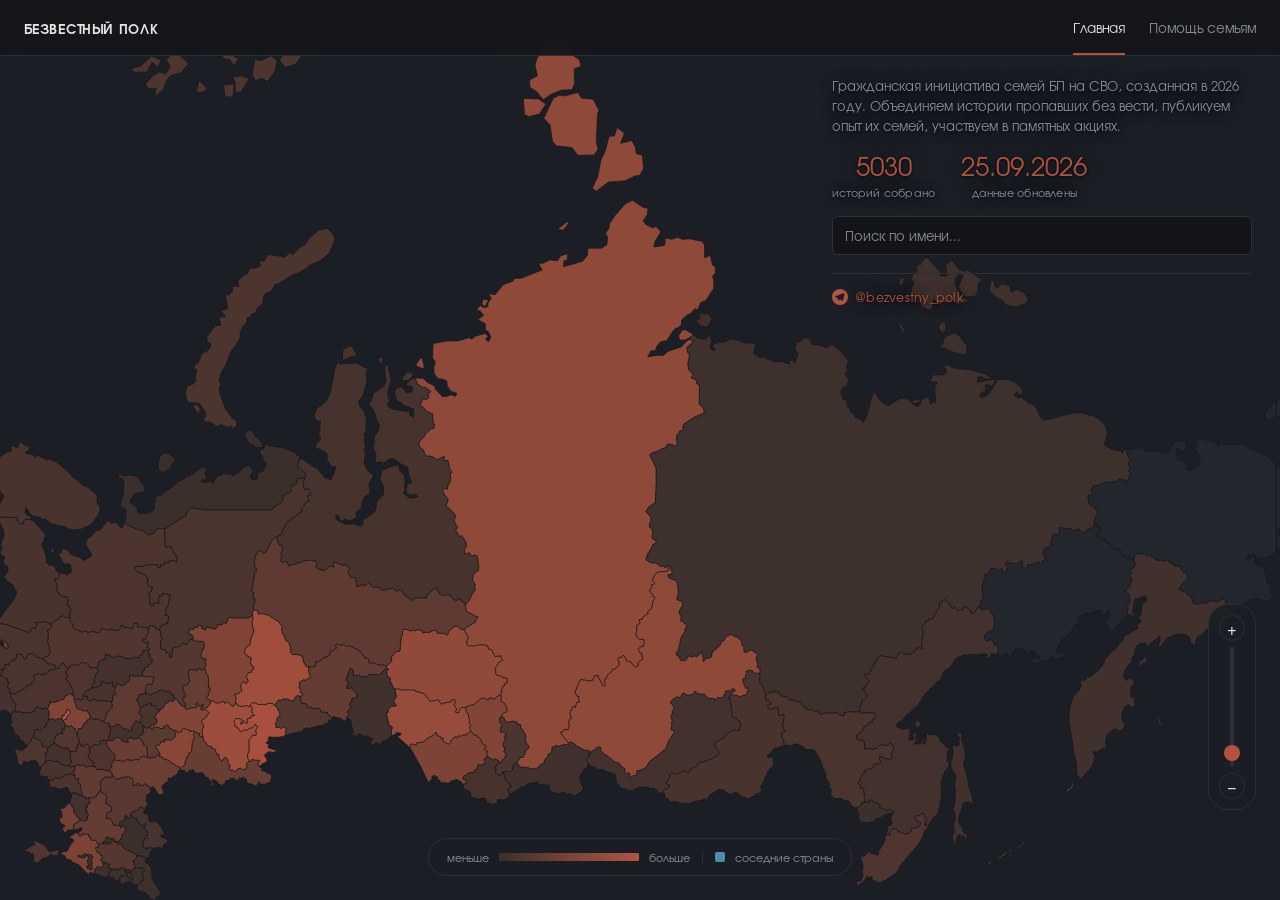
<file: index.html>
<!DOCTYPE html>
<html lang="ru">
<head>
<meta charset="UTF-8">
<meta name="viewport" content="width=device-width, initial-scale=1.0">
<title>Безвестный полк — карта пропавших без вести</title>
<script src="lib/d3.min.js"></script>
<script data-goatcounter="https://bezvestny.goatcounter.com/count" async src="//gc.zgo.at/count.js"></script>
<style>
  @font-face {
    font-family: 'TG Adventor';
    src: url('fonts/texgyreadventor-regular-webfont.woff') format('woff');
    font-weight: 400;
    font-style: normal;
    font-display: swap;
  }
  @font-face {
    font-family: 'TG Adventor';
    src: url('fonts/texgyreadventor-bold-webfont.woff') format('woff');
    font-weight: 700;
    font-style: normal;
    font-display: swap;
  }

  :root {
    --bg: #14161a;
    --panel: #1b1e24;
    --line: #2b2f37;
    --text: #e7e5e0;
    --text-dim: #8b8f98;
    --accent-low: #3a2f2c;
    --accent-high: #b3543f;
    --accent-mid: #7a4438;
  }

  * { box-sizing: border-box; }

  html, body {
    margin: 0;
    padding: 0;
    height: 100%;
    overflow: hidden;
    background: var(--bg);
    color: var(--text);
    font-family: 'TG Adventor', Georgia, serif;
  }

  /* Map fills the entire viewport */
  .map-panel {
    position: fixed;
    inset: 0;
    background: var(--panel);
  }

  #map {
    width: 100%;
    height: 100%;
    display: block;
    touch-action: none;
  }

  .region {
    stroke: var(--bg);
    stroke-width: 0.6;
    vector-effect: non-scaling-stroke;
    transition: opacity 0.15s ease;
    cursor: pointer;
  }

  .region:hover {
    opacity: 0.82;
    stroke: var(--text);
    stroke-width: 1.1;
  }

  .region.no-data {
    fill: #23262c;
  }

  /* Общий хедер сайта: те же стили в pravo/pravo.css */
  .site-header {
    position: fixed;
    top: 0; left: 0; right: 0;
    height: 56px;
    z-index: 50;
    display: flex;
    align-items: center;
    justify-content: space-between;
    gap: 16px;
    padding: 0 24px;
    background: rgba(20, 22, 26, 0.9);
    backdrop-filter: blur(10px);
    -webkit-backdrop-filter: blur(10px);
    border-bottom: 1px solid var(--line);
    font-family: 'TG Adventor', Arial, sans-serif;
  }
  .site-header .brand {
    font-weight: 700;
    font-size: 13px;
    letter-spacing: .06em;
    color: var(--text);
    text-decoration: none;
    white-space: nowrap;
  }
  .site-nav { display: flex; gap: 24px; height: 100%; }
  .site-nav a {
    display: flex;
    align-items: center;
    height: 100%;
    font-size: 13.5px;
    color: var(--text-dim);
    text-decoration: none;
    white-space: nowrap;
    border-bottom: 2px solid transparent;
    margin-bottom: -1px;
    transition: color .15s ease, border-color .15s ease;
  }
  .site-nav a:hover { color: var(--text); }
  .site-nav a[aria-current="page"] { color: var(--text); border-bottom-color: var(--accent-high); }
  .site-header a:focus-visible { outline: 2px solid var(--accent-high); outline-offset: 2px; }

  /* Info overlay — plain text over the map, top-right, no card chrome */
  .info-panel {
    position: fixed;
    top: 76px;
    right: 28px;
    width: min(420px, calc(100vw - 56px));
    z-index: 20;
    text-shadow: 0 1px 3px rgba(0,0,0,0.7), 0 0 20px rgba(0,0,0,0.4);
  }

  h1 {
    font-family: 'TG Adventor', Georgia, serif;
    font-weight: 700;
    font-size: clamp(22px, 2.6vw, 28px);
    line-height: 1.15;
    margin: 0 0 10px;
    color: var(--text);
    letter-spacing: 0.01em;
  }

  .lede {
    font-family: 'TG Adventor', Arial, sans-serif;
    font-size: 13px;
    line-height: 1.55;
    color: var(--text-dim);
    margin: 0;
  }

  .stat-row {
    display: flex;
    gap: 26px;
    margin-top: 16px;
  }

  .stat {
    font-family: 'TG Adventor', Arial, sans-serif;
    text-align: center;
  }

  .stat .num {
    font-family: 'TG Adventor', Georgia, serif;
    font-size: 26px;
    color: var(--accent-high);
    line-height: 1;
    white-space: nowrap;
  }

  .stat .label {
    font-size: 11px;
    color: var(--text-dim);
    margin-top: 6px;
    letter-spacing: 0.02em;
  }

  .tg-link {
    display: flex;
    align-items: center;
    justify-content: flex-start;
    gap: 7px;
    margin-top: 18px;
    padding-top: 14px;
    border-top: 1px solid var(--line);
    font-family: 'TG Adventor', Arial, sans-serif;
    font-size: 12.5px;
    color: var(--accent-high);
    text-decoration: none;
    letter-spacing: 0.02em;
  }

  .tg-icon {
    flex-shrink: 0;
    color: var(--accent-high);
  }

  .tg-link:hover {
    text-decoration: underline;
  }

  /* Приглушённая ссылка-счётчик для карточек без указанного региона —
     сознательно НЕ акцентного цвета, чтобы не спорить по вниманию с
     основной статистикой и легендой карты. */
  .no-region-link {
    display: none;
    align-items: baseline;
    gap: 6px;
    margin-top: 10px;
    font-family: 'TG Adventor', Arial, sans-serif;
    font-size: 12px;
    color: var(--text-dim);
    text-decoration: none;
    cursor: pointer;
    background: none;
    border: none;
    padding: 0;
  }
  .no-region-link.visible { display: inline-flex; }
  .no-region-link:hover { color: var(--text); text-decoration: underline; }
  .no-region-link .num {
    color: var(--text-dim);
    font-weight: 700;
  }

  /* Search box */
  .search-box {
    position: relative;
    margin-top: 16px;
  }

  .search-input {
    width: 100%;
    box-sizing: border-box;
    background: rgba(13, 14, 17, 0.6);
    border: 1px solid var(--line);
    border-radius: 6px;
    padding: 9px 12px;
    font-family: 'TG Adventor', Arial, sans-serif;
    font-size: 13px;
    color: var(--text);
    outline: none;
  }

  .search-input::placeholder { color: var(--text-dim); }
  .search-input:focus { border-color: var(--accent-high); }

  .search-results {
    position: absolute;
    top: calc(100% + 6px);
    left: 0;
    right: 0;
    max-height: 320px;
    overflow-y: auto;
    background: var(--panel);
    border: 1px solid var(--line);
    border-radius: 6px;
    box-shadow: 0 12px 32px rgba(0,0,0,0.5);
    display: none;
    z-index: 25;
  }

  .search-results.open { display: block; }

  .search-result-item {
    padding: 10px 12px;
    cursor: pointer;
    border-bottom: 1px solid var(--line);
    font-family: 'TG Adventor', Arial, sans-serif;
  }

  .search-result-item:last-child { border-bottom: none; }
  .search-result-item:hover { background: rgba(179, 84, 63, 0.12); }

  .search-result-item .sr-name {
    font-size: 13.5px;
    font-weight: 600;
    color: var(--text);
  }

  .search-result-item .sr-region {
    font-size: 11.5px;
    color: var(--text-dim);
    margin-top: 2px;
  }

  .search-empty {
    padding: 14px 12px;
    font-size: 13px;
    color: var(--text-dim);
    font-family: 'TG Adventor', Arial, sans-serif;
  }

  /* Legend — floats bottom-center over the map */
  .legend {
    position: fixed;
    bottom: 24px;
    left: 50%;
    transform: translateX(-50%);
    display: flex;
    align-items: center;
    gap: 10px;
    background: rgba(27, 30, 36, 0.88);
    backdrop-filter: blur(10px);
    -webkit-backdrop-filter: blur(10px);
    border: 1px solid var(--line);
    border-radius: 20px;
    padding: 10px 18px;
    font-family: 'TG Adventor', Arial, sans-serif;
    font-size: 11px;
    color: var(--text-dim);
    z-index: 20;
  }

  .legend-scale {
    width: 140px;
    height: 8px;
    border-radius: 1px;
    background: linear-gradient(90deg, var(--accent-low), var(--accent-mid), var(--accent-high));
  }

  .legend-sep {
    width: 1px;
    height: 14px;
    background: var(--line);
    margin: 0 2px;
  }

  .legend-swatch {
    display: inline-block;
    width: 10px;
    height: 10px;
    border-radius: 2px;
  }

  .tooltip {
    position: fixed;
    pointer-events: none;
    background: #0d0e11;
    border: 1px solid var(--line);
    color: var(--text);
    font-family: 'TG Adventor', Arial, sans-serif;
    font-size: 13px;
    padding: 10px 14px;
    border-radius: 2px;
    opacity: 0;
    transition: opacity 0.1s ease;
    max-width: 240px;
    z-index: 30;
  }

  .tooltip .t-name {
    font-family: 'TG Adventor', Georgia, serif;
    font-weight: 700;
    font-size: 15px;
    margin-bottom: 4px;
  }

  .tooltip .t-count {
    color: var(--accent-high);
  }

  .t-hint {
    color: var(--text-dim);
    font-size: 11px;
    margin-top: 4px;
  }

  /* Popup with names for a clicked region — floats like a window,
     not docked to the screen edge. Left side stays free for future poster cards. */
  .popup-overlay {
    position: fixed;
    inset: 0;
    display: none;
    z-index: 100;
    pointer-events: none;
  }

  .popup-overlay.open { display: block; }
  .popup-overlay.open .popup-panel {
    opacity: 1;
    transform: translateY(0) scale(1);
  }

  .popup-panel {
    position: absolute;
    top: 90px;
    right: 40px;
    width: min(560px, calc(100vw - 48px));
    height: calc(100vh - 130px);
    background: var(--panel);
    border: 1px solid var(--line);
    border-radius: 8px;
    display: flex;
    flex-direction: column;
    font-family: 'TG Adventor', Arial, sans-serif;
    opacity: 0;
    transform: translateY(-8px) scale(0.98);
    transition: opacity 0.18s ease, transform 0.18s ease;
    pointer-events: auto;
    box-shadow: 0 20px 60px rgba(0,0,0,0.5), 0 2px 8px rgba(0,0,0,0.3);
  }

  .popup-header {
    padding: 20px 24px 16px;
    border-bottom: 1px solid var(--line);
    display: flex;
    justify-content: space-between;
    align-items: baseline;
  }

  .popup-header h2 {
    font-family: 'TG Adventor', Georgia, serif;
    font-weight: 700;
    font-size: 20px;
    margin: 0;
    color: var(--text);
  }

  .popup-close {
    background: none;
    border: none;
    color: var(--text-dim);
    font-size: 22px;
    line-height: 1;
    cursor: pointer;
    padding: 0 0 0 16px;
  }

  .popup-close:hover { color: var(--text); }

  .popup-list {
    flex: 1;
    overflow-y: auto;
    padding: 8px 24px 20px;
  }

  .popup-item {
    display: flex;
    gap: 14px;
    align-items: flex-start;
    padding: 14px 0;
    border-bottom: 1px solid var(--line);
  }

  .popup-item:last-child { border-bottom: none; }

  .p-info {
    flex: 1;
    min-width: 0;
  }

  .p-thumb {
    flex-shrink: 0;
    width: 56px;
    height: 74px;
    border-radius: 4px;
    background-color: var(--line);
    border: 1px solid var(--line);
    background-repeat: no-repeat;
    /* вырезаем именно область портрета из полного плаката, без отдельного файла-превью */
    background-size: 170.06% 180.48%;
    background-position: 79.39% 43.26%;
  }

  .popup-item .p-name {
    font-family: 'TG Adventor', Arial, sans-serif;
    font-weight: 700;
    font-size: 15px;
    color: var(--text);
    margin-bottom: 6px;
    overflow-wrap: break-word;
  }

  .popup-item .p-line {
    font-size: 13px;
    color: var(--text-dim);
    line-height: 1.65;
    overflow-wrap: break-word;
  }

  .popup-item .p-line::before {
    content: "· ";
    color: var(--text-dim);
  }

  .popup-item .p-line.p-missing {
    color: var(--text);
    font-weight: 600;
  }

  .popup-empty {
    padding: 40px 24px;
    text-align: center;
    color: var(--text-dim);
    font-size: 14px;
  }

  .popup-item { cursor: pointer; }
  .popup-item:hover .p-name { color: var(--accent-high); }

  /* Full poster viewer — floats on the LEFT, mirrors the popup on the right */
  .poster-overlay {
    position: fixed;
    inset: 0;
    display: none;
    z-index: 100;
    pointer-events: none;
  }

  .poster-overlay.open { display: block; }
  .poster-overlay.open .poster-panel {
    opacity: 1;
    transform: translateY(0) scale(1);
  }

  .poster-panel {
    position: absolute;
    top: 90px;
    left: 40px;
    width: min(360px, calc(100vw - 48px));
    max-height: calc(100vh - 130px);
    background: var(--panel);
    border: 1px solid var(--line);
    border-radius: 8px;
    display: flex;
    flex-direction: column;
    font-family: 'TG Adventor', Arial, sans-serif;
    opacity: 0;
    transform: translateY(-8px) scale(0.98);
    transition: opacity 0.18s ease, transform 0.18s ease;
    pointer-events: auto;
    box-shadow: 0 20px 60px rgba(0,0,0,0.5), 0 2px 8px rgba(0,0,0,0.3);
    overflow: hidden;
  }

  .poster-panel .popup-header {
    flex-shrink: 0;
    align-items: flex-start;
  }

  .poster-name {
    font-family: 'TG Adventor', Georgia, serif;
    font-weight: 700;
    font-size: 20px;
    margin-top: 0;
    margin-bottom: 6px;
    padding-bottom: 10px;
    border-bottom: 1px solid var(--line);
    color: var(--text);
  }

  .poster-panel .p-line {
    font-size: 11px;
  }

  .poster-image-wrap {
    flex: 1;
    overflow-y: auto;
    background: #000;
    display: flex;
    align-items: flex-start;
    justify-content: center;
  }

  .poster-image-wrap img {
    width: 100%;
    height: auto;
    display: block;
  }

  @media (max-width: 900px) {
    .poster-panel { display: none; } /* на узких экранах два окна рядом не влезут — оставляем только попап с именами */
  }

  @media (max-width: 640px) {
    .site-header { padding: 0 16px; gap: 12px; }
    .site-header .brand { font-size: 12px; }
    .site-nav { gap: 16px; }
    .site-nav a { font-size: 12.5px; }
    .info-panel { width: calc(100vw - 56px); }
    .popup-panel { top: 72px; right: 20px; left: 20px; width: auto; height: calc(100vh - 92px); }
  }

  /* Vertical zoom slider */
  .zoom-control {
    position: fixed;
    bottom: 90px;
    right: 24px;
    z-index: 20;
    background: rgba(27, 30, 36, 0.88);
    backdrop-filter: blur(10px);
    -webkit-backdrop-filter: blur(10px);
    border: 1px solid var(--line);
    border-radius: 20px;
    padding: 10px;
    display: flex;
    flex-direction: column;
    align-items: center;
    gap: 6px;
  }

  .zoom-btn {
    width: 26px;
    height: 26px;
    border-radius: 50%;
    border: 1px solid var(--line);
    background: transparent;
    color: var(--text);
    font-size: 16px;
    line-height: 1;
    cursor: pointer;
    display: flex;
    align-items: center;
    justify-content: center;
    font-family: 'TG Adventor', Arial, sans-serif;
    flex-shrink: 0;
  }

  .zoom-btn:hover { border-color: var(--accent-high); color: var(--accent-high); }

  .zoom-slider-wrap {
    width: 26px;
    height: 120px;
    position: relative;
  }

  .zoom-slider-wrap input[type="range"] {
    position: absolute;
    top: 50%;
    left: 50%;
    width: 120px;
    height: 20px;
    margin: 0;
    transform: translate(-50%, -50%) rotate(-90deg);
    -webkit-appearance: none;
    appearance: none;
    background: transparent;
    cursor: pointer;
  }

  .zoom-slider-wrap input[type="range"]::-webkit-slider-runnable-track {
    height: 4px;
    background: var(--line);
    border-radius: 2px;
  }

  .zoom-slider-wrap input[type="range"]::-webkit-slider-thumb {
    -webkit-appearance: none;
    width: 16px;
    height: 16px;
    border-radius: 50%;
    background: var(--accent-high);
    margin-top: -6px;
    cursor: pointer;
  }

  .zoom-slider-wrap input[type="range"]::-moz-range-track {
    height: 4px;
    background: var(--line);
    border-radius: 2px;
  }

  .zoom-slider-wrap input[type="range"]::-moz-range-thumb {
    width: 16px;
    height: 16px;
    border: none;
    border-radius: 50%;
    background: var(--accent-high);
    cursor: pointer;
  }
</style>
</head>
<body>

<header class="site-header">
  <a class="brand" href="/">БЕЗВЕСТНЫЙ ПОЛК</a>
  <nav class="site-nav" aria-label="Основное меню">
    <a href="/" aria-current="page">Главная</a>
    <a href="/pravo/">Помощь семьям</a>
  </nav>
</header>

<div class="map-panel">
  <svg id="map" viewBox="0 0 1600 750"></svg>
</div>

<div class="info-panel">
  <p class="lede">Гражданская инициатива семей БП на СВО, созданная в 2026 году. Объединяем истории пропавших без вести, публикуем опыт их семей, участвуем в памятных акциях.</p>
  <div class="stat-row">
    <div class="stat">
      <div class="num" id="stat-total">—</div>
      <div class="label">историй собрано</div>
    </div>
    <div class="stat">
      <div class="num" id="stat-updated">—</div>
      <div class="label">данные обновлены</div>
    </div>
  </div>
  <div class="search-box">
    <input type="text" class="search-input" id="search-input" placeholder="Поиск по имени..." autocomplete="off">
    <div class="search-results" id="search-results"></div>
  </div>
  <a class="tg-link" href="https://t.me/bezvestny_polk" target="_blank" rel="noopener">
    <svg class="tg-icon" viewBox="0 0 240 240" width="16" height="16" fill="none" xmlns="http://www.w3.org/2000/svg">
      <circle cx="120" cy="120" r="120" fill="currentColor"/>
      <path d="M181.6 73.6c1.7-6.3-4.4-11.6-10.6-9.2L52.4 108.9c-6.7 2.5-6.5 12 .3 14.2l28.7 9.3 11.1 35.7c1.4 4.5 7 6.1 10.6 3l17.3-15.6 29 21.4c5 3.7 12.2 1.1 13.7-5l24.5-98.3z" fill="var(--panel)"/>
    </svg>
    @bezvestny_polk
  </a>
  <button class="no-region-link" id="no-region-link">
    Без указанного региона: <span class="num" id="no-region-count"></span>
  </button>
</div>

<div class="legend">
  <span>меньше</span>
  <div class="legend-scale"></div>
  <span>больше</span>
  <span class="legend-sep"></span>
  <span class="legend-swatch" style="background:#4a8fa8"></span>
  <span>соседние страны</span>
</div>

<div class="zoom-control">
  <button class="zoom-btn" id="zoom-in" aria-label="Приблизить">+</button>
  <div class="zoom-slider-wrap">
    <input type="range" id="zoom-slider" min="1" max="10" step="0.1" value="1">
  </div>
  <button class="zoom-btn" id="zoom-out" aria-label="Отдалить">&minus;</button>
</div>

<div class="tooltip" id="tooltip">
  <div class="t-name" id="t-name"></div>
  <div class="t-count" id="t-count"></div>
  <div class="t-hint">Нажмите, чтобы увидеть имена</div>
</div>

<div class="popup-overlay" id="popup-overlay">
  <div class="popup-panel">
    <div class="popup-header">
      <h2 id="popup-title"></h2>
      <button class="popup-close" id="popup-close" aria-label="Закрыть">&times;</button>
    </div>
    <div class="popup-list" id="popup-list"></div>
  </div>
</div>

<div class="poster-overlay" id="poster-overlay">
  <div class="poster-panel">
    <div class="popup-header">
      <div class="p-info" id="poster-info"></div>
      <button class="popup-close" id="poster-close" aria-label="Закрыть">&times;</button>
    </div>
    <div class="poster-image-wrap" id="poster-image-wrap"></div>
  </div>
</div>

<script>
const svg = d3.select('#map');
const width = 1600, height = 750;
const tooltip = d3.select('#tooltip');

Promise.all([
  d3.json('data/russia.geojson'),
  d3.json('data/stats.json'),
  d3.json('data/records.json').catch(() => ({}))  // records.json optional — map still works without it
]).then(([geo, stats, records]) => {

  const regionCounts = stats.regions;

  // Соседние страны — отдельная категория, красим приглушённым синим,
  // а не по той же оранжевой шкале, что регионы России (чтобы визуально
  // сразу было видно "это не регион РФ", а не спутать с низким показателем).
  const ABROAD_NAMES = new Set(['Казахстан', 'Узбекистан', 'Беларусь', 'Азербайджан', 'Таджикистан', 'Армения']);
  // Псевдо-регион для карточек без указанного города — у него нет полигона
  // в geojson (на карте он и так не отрисуется), но его счётчик не должен
  // портить цветовую шкалу настоящих регионов, поэтому выкидываем явно.
  const NO_REGION_LABEL = 'Регион не указан';

  const russianCounts = Object.entries(regionCounts).filter(([name]) => !ABROAD_NAMES.has(name) && name !== NO_REGION_LABEL).map(([, c]) => c);
  const abroadCounts = Object.entries(regionCounts).filter(([name]) => ABROAD_NAMES.has(name)).map(([, c]) => c);

  const maxCount = d3.max(russianCounts) || 1;
  const maxAbroad = d3.max(abroadCounts) || 1;

  const color = d3.scaleLinear()
    .domain([0, maxCount])
    .range(['#3a2f2c', '#b3543f']);

  const colorAbroad = d3.scaleLinear()
    .domain([0, maxAbroad])
    .range(['#1f3a42', '#4a8fa8']);

  const projection = d3.geoMercator()
    .rotate([-100, 0])
    .fitSize([width, height], geo);
  const path = d3.geoPath().projection(projection);

  svg.attr('viewBox', `0 0 ${width} ${height}`);

  const zoomLayer = svg.append('g').attr('class', 'zoom-layer');

  zoomLayer.selectAll('path')
    .data(geo.features)
    .join('path')
    .attr('d', path)
    .attr('class', d => {
      const name = d.properties.name;
      return 'region' + (regionCounts[name] ? '' : ' no-data');
    })
    .attr('fill', d => {
      const name = d.properties.name;
      const c = regionCounts[name];
      if (!c) return '#23262c';
      return ABROAD_NAMES.has(name) ? colorAbroad(c) : color(c);
    })
    .on('mousemove', (event, d) => {
      const name = d.properties.name;
      const c = regionCounts[name] || 0;
      d3.select('#t-name').text(name);
      d3.select('#t-count').text(c ? `${c} ${pluralize(c)}` : 'нет данных');
      tooltip
        .style('left', (event.clientX + 16) + 'px')
        .style('top', (event.clientY + 12) + 'px')
        .style('opacity', 1);
    })
    .on('mouseleave', () => tooltip.style('opacity', 0))
    .on('click', (event, d) => openPopup(d.properties.name, records[d.properties.name] || []));

  // --- Pan & pinch-zoom (важно на мобильных — карта шире экрана, без этого
  // часть регионов недостижима; preserveAspectRatio slice раньше просто
  // обрезал их намертво, без возможности докрутить) ---
  function coverScale() {
    const cw = window.innerWidth, ch = window.innerHeight;
    const kMeet = Math.min(cw / width, ch / height);
    const kCover = Math.max(cw / width, ch / height);
    return kCover / kMeet; // масштаб внутри системы координат зума, где 1 = вся карта целиком видна (letterbox)
  }

  const zoomSlider = document.getElementById('zoom-slider');

  const zoom = d3.zoom()
    .scaleExtent([1, 10])
    .translateExtent([[0, 0], [width, height]])
    .on('zoom', (event) => {
      zoomLayer.attr('transform', event.transform);
      zoomSlider.value = event.transform.k;
    });

  svg.call(zoom);
  svg.on('dblclick.zoom', null); // не даём случайному двойному тапу неожиданно зумить

  function applyCoverFit() {
    const s = Math.min(Math.max(coverScale(), 1), 10);
    const t = d3.zoomIdentity
      .translate(width / 2, height / 2)
      .scale(s)
      .translate(-width / 2, -height / 2);
    svg.call(zoom.transform, t);
  }
  applyCoverFit();

  let resizeTimer;
  window.addEventListener('resize', () => {
    clearTimeout(resizeTimer);
    resizeTimer = setTimeout(applyCoverFit, 200);
  });

  // --- Zoom slider + кнопки ---
  zoomSlider.addEventListener('input', () => {
    svg.call(zoom.scaleTo, +zoomSlider.value);
  });
  document.getElementById('zoom-in').addEventListener('click', () => {
    svg.transition().duration(200).call(zoom.scaleBy, 1.4);
  });
  document.getElementById('zoom-out').addEventListener('click', () => {
    svg.transition().duration(200).call(zoom.scaleBy, 1 / 1.4);
  });

  // stats
  document.getElementById('stat-total').textContent = stats.total ?? Object.values(regionCounts).reduce((a,b)=>a+b,0);
  document.getElementById('stat-updated').textContent = formatDate(stats.updated_at);

  // Карточки без региона не рисуются на карте (нет полигона), поэтому
  // единственный способ до них добраться — отдельная ссылка со счётчиком.
  const noRegionItems = records[NO_REGION_LABEL] || [];
  if (noRegionItems.length) {
    const link = document.getElementById('no-region-link');
    document.getElementById('no-region-count').textContent = noRegionItems.length;
    link.classList.add('visible');
    link.addEventListener('click', () => openPopup(NO_REGION_LABEL, noRegionItems));
  }

  // --- Поиск по ФИО ---
  const searchIndex = [];
  for (const [region, items] of Object.entries(records)) {
    for (const item of items) {
      searchIndex.push({ ...item, region, _norm: normFio(item.fio) });
    }
  }
  setupSearch(searchIndex);

}).catch(err => {
  console.error(err);
  document.querySelector('.map-panel').innerHTML =
    '<p style="font-family:\'TG Adventor\',Arial,sans-serif;color:#8b8f98;padding:20px;max-width:480px;">' +
    'Не удалось загрузить данные карты. Если вы открыли файл напрямую (file://), ' +
    'запустите локальный сервер — см. README.md.</p>';
});

function normFio(s) {
  if (!s) return '';
  return s.toLowerCase().replace(/ё/g, 'е').replace(/\s+/g, ' ').trim();
}

function setupSearch(searchIndex) {
  const input = document.getElementById('search-input');
  const results = document.getElementById('search-results');

  function render(matches, query) {
    results.innerHTML = '';
    if (!query) {
      results.classList.remove('open');
      return;
    }
    if (!matches.length) {
      const div = document.createElement('div');
      div.className = 'search-empty';
      div.textContent = 'Ничего не найдено';
      results.appendChild(div);
      results.classList.add('open');
      return;
    }
    for (const item of matches) {
      const div = document.createElement('div');
      div.className = 'search-result-item';
      const name = document.createElement('div');
      name.className = 'sr-name';
      name.textContent = item.fio || 'Имя не указано';
      const region = document.createElement('div');
      region.className = 'sr-region';
      region.textContent = item.region;
      div.appendChild(name);
      div.appendChild(region);
      div.addEventListener('click', () => {
        results.classList.remove('open');
        input.value = item.fio || '';
        openPopup('Результат поиска', [item]);
      });
      results.appendChild(div);
    }
    results.classList.add('open');
  }

  input.addEventListener('input', () => {
    const raw = input.value.trim();
    if (!raw) { render([], ''); return; }
    const q = normFio(raw);
    const matches = searchIndex.filter(it => it._norm.includes(q)).slice(0, 8);
    render(matches, raw);
  });

  document.addEventListener('click', (e) => {
    if (!results.classList.contains('open')) return;
    if (e.target === input || results.contains(e.target)) return;
    results.classList.remove('open');
  });

  input.addEventListener('keydown', (e) => {
    if (e.key === 'Escape') { results.classList.remove('open'); input.blur(); }
  });
}

function pluralize(n) {
  const mod10 = n % 10, mod100 = n % 100;
  if (mod10 === 1 && mod100 !== 11) return 'история';
  if ([2,3,4].includes(mod10) && ![12,13,14].includes(mod100)) return 'истории';
  return 'историй';
}

function formatDate(iso) {
  if (!iso) return '—';
  const [y,m,d] = iso.split('-');
  return `${d}.${m}.${y}`;
}

// --- Popup with names for a clicked region ---
const overlay = document.getElementById('popup-overlay');
const popupTitle = document.getElementById('popup-title');
const popupList = document.getElementById('popup-list');

function openPopup(regionName, items) {
  popupTitle.textContent = regionName;
  popupList.innerHTML = '';

  if (!items.length) {
    popupList.innerHTML = '<div class="popup-empty">Нет карточек с известным ФИО для этого региона.</div>';
  } else {
    for (const item of items) {
      const div = document.createElement('div');
      div.className = 'popup-item';
      div.addEventListener('click', () => openPoster(item));

      const info = document.createElement('div');
      info.className = 'p-info';
      buildInfoBlock(item, info);
      div.appendChild(info);

      if (item.photo) {
        const thumb = document.createElement('div');
        thumb.className = 'p-thumb';
        thumb.style.backgroundImage = `url('${item.photo}')`;
        thumb.setAttribute('role', 'img');
        thumb.setAttribute('aria-label', item.fio || '');
        div.appendChild(thumb);
      }

      popupList.appendChild(div);
    }
  }
  overlay.classList.add('open');
  document.body.style.overflow = 'hidden';
}

function closePopup() {
  overlay.classList.remove('open');
  document.body.style.overflow = 'hidden'; // page itself never scrolls — map is full-screen
}

document.getElementById('popup-close').addEventListener('click', closePopup);
document.addEventListener('click', (e) => {
  if (!overlay.classList.contains('open')) return;
  const panel = document.querySelector('.popup-panel');
  if (panel.contains(e.target) || e.target.closest('.region') || e.target.closest('.search-result-item')) return; // clicking a region or a search result opens a new popup, handled separately
  closePopup();
});
document.addEventListener('keydown', (e) => { if (e.key === 'Escape') closePopup(); });

// --- Full poster viewer (opens on the left when a card is clicked) ---
const posterOverlay = document.getElementById('poster-overlay');
const posterInfo = document.getElementById('poster-info');
const posterImageWrap = document.getElementById('poster-image-wrap');

function buildInfoBlock(item, container) {
  container.innerHTML = '';

  const name = document.createElement('div');
  name.className = 'p-name';
  name.textContent = item.fio || 'Имя не указано';
  container.appendChild(name);

  if (item.rank) {
    const l = document.createElement('div');
    l.className = 'p-line';
    l.textContent = item.rank;
    container.appendChild(l);
  }
  if (item.unit) {
    const l = document.createElement('div');
    l.className = 'p-line';
    l.textContent = item.unit;
    container.appendChild(l);
  }
  if (item.missing_date) {
    const l = document.createElement('div');
    l.className = 'p-line p-missing';
    l.textContent = 'пропал: ' + item.missing_date;
    container.appendChild(l);
  }
}

function openPoster(item) {
  if (!item.photo) return; // нет плаката для этого человека — клик ничего не делает

  posterInfo.innerHTML = '';
  const name = document.createElement('h2');
  name.className = 'poster-name';
  name.textContent = item.fio || 'Имя не указано';
  posterInfo.appendChild(name);

  if (item.rank) {
    const l = document.createElement('div');
    l.className = 'p-line';
    l.textContent = item.rank;
    posterInfo.appendChild(l);
  }
  if (item.unit) {
    const l = document.createElement('div');
    l.className = 'p-line';
    l.textContent = item.unit;
    posterInfo.appendChild(l);
  }
  if (item.missing_date) {
    const l = document.createElement('div');
    l.className = 'p-line p-missing';
    l.textContent = 'пропал: ' + item.missing_date;
    posterInfo.appendChild(l);
  }

  posterImageWrap.innerHTML = '';
  const img = document.createElement('img');
  img.src = item.photo;
  img.alt = item.fio || '';
  posterImageWrap.appendChild(img);
  posterOverlay.classList.add('open');
}

function closePoster() {
  posterOverlay.classList.remove('open');
}

document.getElementById('poster-close').addEventListener('click', closePoster);
document.addEventListener('click', (e) => {
  if (!posterOverlay.classList.contains('open')) return;
  const panel = document.querySelector('.poster-panel');
  if (panel.contains(e.target) || e.target.closest('.popup-item')) return; // клик по другой карточке откроет свой плакат
  closePoster();
});
document.addEventListener('keydown', (e) => { if (e.key === 'Escape') closePoster(); });
</script>

</body>
</html>
</file>
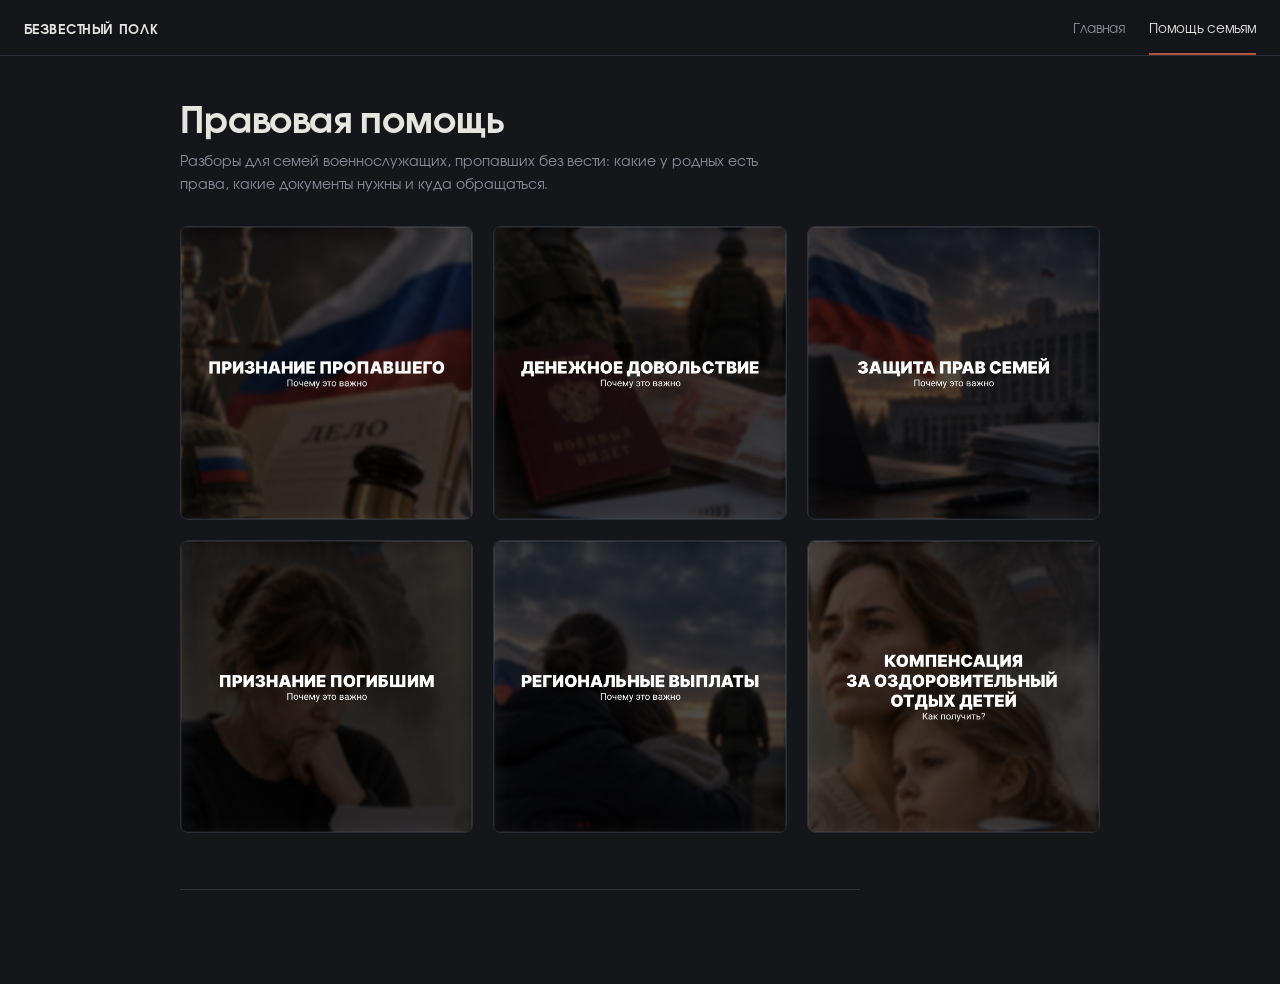
<file: pravo/index.html>
<!DOCTYPE html>
<html lang="ru">
<head>
<meta charset="UTF-8">
<meta name="viewport" content="width=device-width, initial-scale=1.0">
<meta http-equiv="Content-Security-Policy" content="default-src &#x27;self&#x27;; script-src https://gc.zgo.at; img-src &#x27;self&#x27; data: https://bezvestny.goatcounter.com; connect-src https://bezvestny.goatcounter.com; style-src &#x27;self&#x27;; font-src &#x27;self&#x27;; base-uri &#x27;self&#x27;; form-action &#x27;none&#x27;">
<title>Правовая помощь — Безвестный полк</title>
<meta name="description" content="Что делать семьям военнослужащих, пропавших без вести: признание погибшим, документы, выплаты.">
<link rel="canonical" href="https://www.bezvestny.org/pravo/">
<meta property="og:type" content="article">
<meta property="og:site_name" content="Безвестный полк">
<meta property="og:title" content="Правовая помощь — Безвестный полк">
<meta property="og:description" content="Что делать семьям военнослужащих, пропавших без вести: признание погибшим, документы, выплаты.">
<meta property="og:url" content="https://www.bezvestny.org/pravo/">
<meta property="og:image" content="https://www.bezvestny.org/img/pravo/priznanie-pogibshim.jpg">
<meta name="twitter:card" content="summary_large_image">
<link rel="stylesheet" href="/pravo/pravo.css">
<script data-goatcounter="https://bezvestny.goatcounter.com/count" async src="//gc.zgo.at/count.js"></script>
</head>
<body>
<header class="site-header">
  <a class="brand" href="/">БЕЗВЕСТНЫЙ ПОЛК</a>
  <nav class="site-nav" aria-label="Основное меню">
    <a href="/">Главная</a>
    <a href="/pravo/" aria-current="page">Помощь семьям</a>
  </nav>
</header>
<div class="wrap">
  <main>
    <h1>Правовая помощь</h1>
    <p class="lede">Разборы для семей военнослужащих, пропавших без вести: какие у родных есть права, какие документы нужны и куда обращаться.</p>
    <ul class="tiles">
      <li><a class="tile" href="/pravo/priznanie-pogibshim/" title="Признание пропавшего без вести погибшим: как это сделать без статуса «безвестно отсутствующий»?"><img src="/img/pravo/priznanie-pogibshim.jpg" alt="" loading="lazy"><span class="sr-only">Признание пропавшего без вести погибшим: как это сделать без статуса «безвестно отсутствующий»?</span></a></li>
      <li><a class="tile" href="/pravo/denezhnoe-dovolstvie/" title="Как добиться полной выплаты денежного довольствия пропавшего военнослужащего?"><img src="/img/pravo/denezhnoe-dovolstvie.jpg" alt="" loading="lazy"><span class="sr-only">Как добиться полной выплаты денежного довольствия пропавшего военнослужащего?</span></a></li>
      <li><a class="tile" href="/pravo/zashchita-prav/" title="Как защитить свои права и добиться активизации поисков: куда направлять жалобы и обращения"><img src="/img/pravo/zashchita-prav.jpg" alt="" loading="lazy"><span class="sr-only">Как защитить свои права и добиться активизации поисков: куда направлять жалобы и обращения</span></a></li>
      <li><a class="tile" href="/pravo/priznanie-pogibshim-sud/" title="Признание погибшим пропавшего без вести военнослужащего"><img src="/img/pravo/priznanie-pogibshim-sud.jpg" alt="" loading="lazy"><span class="sr-only">Признание погибшим пропавшего без вести военнослужащего</span></a></li>
      <li><a class="tile" href="/pravo/regionalnye-vyplaty/" title="Что важно знать семьям пропавших без вести о региональных выплатах"><img src="/img/pravo/regionalnye-vyplaty.jpg" alt="" loading="lazy"><span class="sr-only">Что важно знать семьям пропавших без вести о региональных выплатах</span></a></li>
      <li><a class="tile" href="/pravo/kompensatsiya-otdykh-detey/" title="Ежегодная компенсация за оздоровительный отдых детей военнослужащих: кто имеет право и как получить выплату?"><img src="/img/pravo/kompensatsiya-otdykh-detey.jpg" alt="" loading="lazy"><span class="sr-only">Ежегодная компенсация за оздоровительный отдых детей военнослужащих: кто имеет право и как получить выплату?</span></a></li>
    </ul>
  </main>
  <p class="disclaimer">
  </p>
</div>
</body>
</html>
</file>
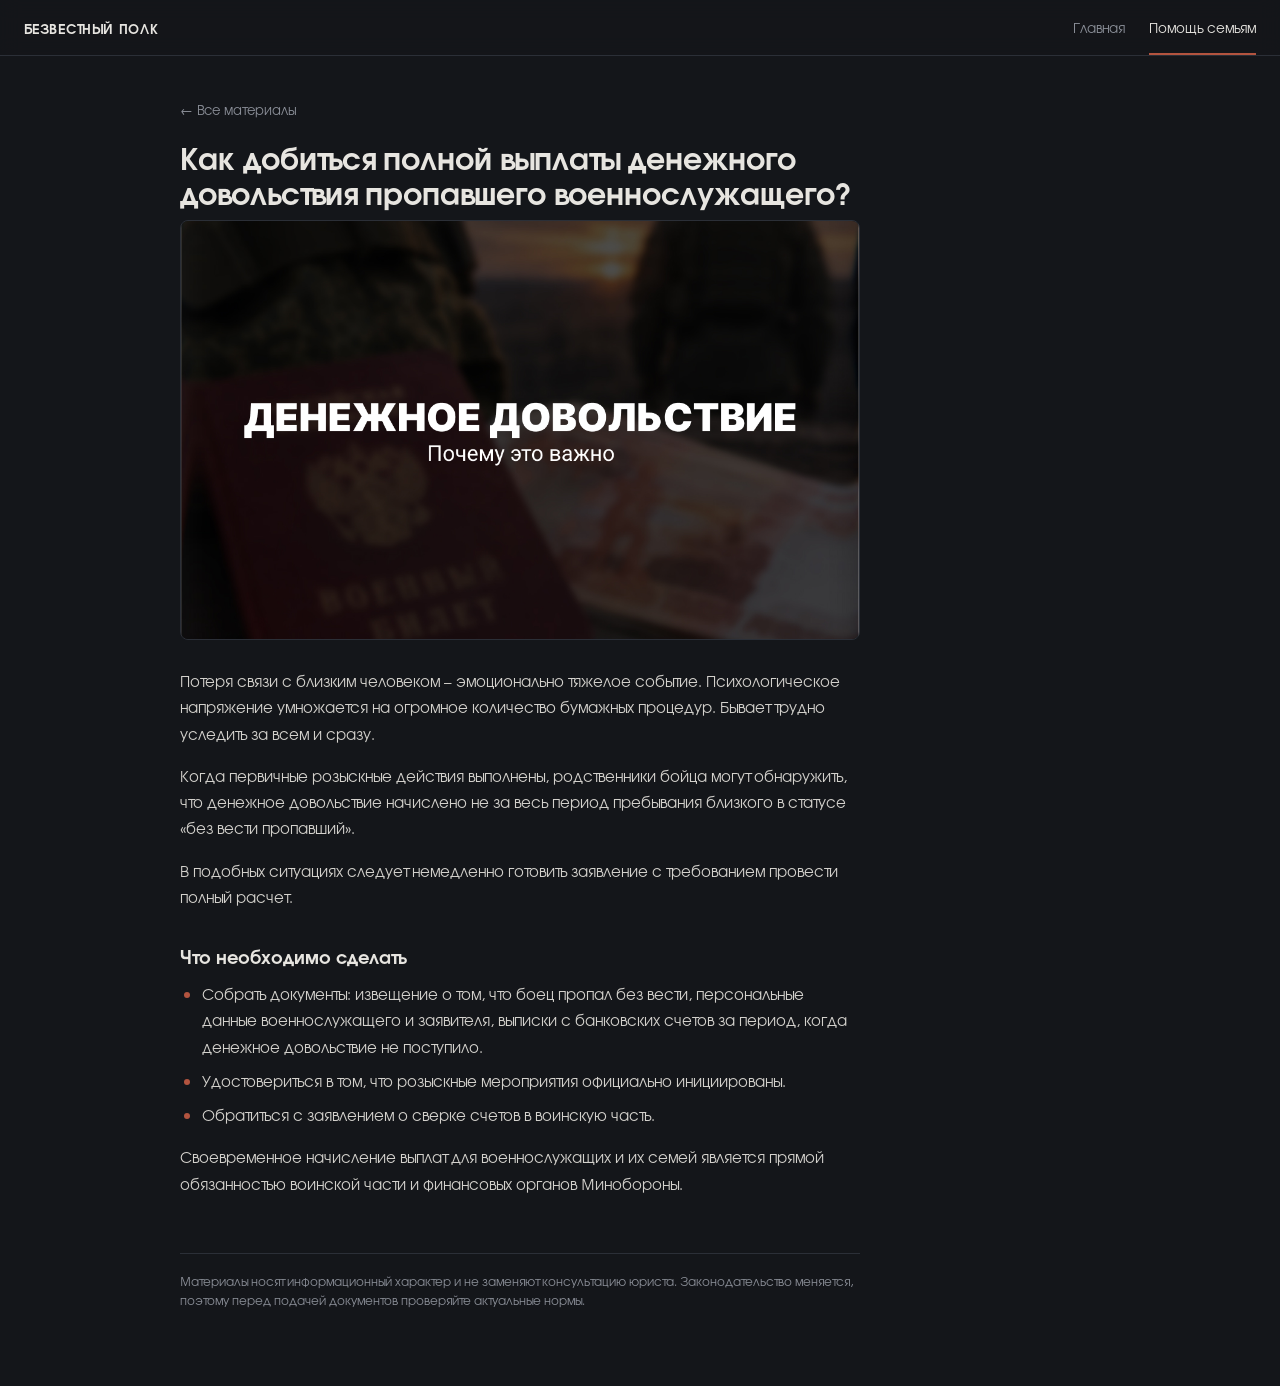
<file: pravo/denezhnoe-dovolstvie/index.html>
<!DOCTYPE html>
<html lang="ru">
<head>
<meta charset="UTF-8">
<meta name="viewport" content="width=device-width, initial-scale=1.0">
<meta http-equiv="Content-Security-Policy" content="default-src &#x27;self&#x27;; script-src https://gc.zgo.at; img-src &#x27;self&#x27; data: https://bezvestny.goatcounter.com; connect-src https://bezvestny.goatcounter.com; style-src &#x27;self&#x27;; font-src &#x27;self&#x27;; base-uri &#x27;self&#x27;; form-action &#x27;none&#x27;">
<title>Как добиться полной выплаты денежного довольствия пропавшего военнослужащего? — Безвестный полк</title>
<meta name="description" content="Что делать, если денежное довольствие начислено не за весь период, пока боец числится пропавшим без вести.">
<link rel="canonical" href="https://www.bezvestny.org/pravo/denezhnoe-dovolstvie/">
<meta property="og:type" content="article">
<meta property="og:site_name" content="Безвестный полк">
<meta property="og:title" content="Как добиться полной выплаты денежного довольствия пропавшего военнослужащего? — Безвестный полк">
<meta property="og:description" content="Что делать, если денежное довольствие начислено не за весь период, пока боец числится пропавшим без вести.">
<meta property="og:url" content="https://www.bezvestny.org/pravo/denezhnoe-dovolstvie/">
<meta property="og:image" content="https://www.bezvestny.org/img/pravo/denezhnoe-dovolstvie.jpg">
<meta name="twitter:card" content="summary_large_image">
<link rel="stylesheet" href="/pravo/pravo.css">
<script data-goatcounter="https://bezvestny.goatcounter.com/count" async src="//gc.zgo.at/count.js"></script>
</head>
<body>
<header class="site-header">
  <a class="brand" href="/">БЕЗВЕСТНЫЙ ПОЛК</a>
  <nav class="site-nav" aria-label="Основное меню">
    <a href="/">Главная</a>
    <a href="/pravo/" aria-current="page">Помощь семьям</a>
  </nav>
</header>
<div class="wrap">
  <main class="article">
    <a class="back" href="/pravo/">← Все материалы</a>
    <h1>Как добиться полной выплаты денежного довольствия пропавшего военнослужащего?</h1>
    <img class="cover" src="/img/pravo/denezhnoe-dovolstvie.jpg" alt="">
    <p>Потеря связи с близким человеком – эмоционально тяжелое событие. Психологическое напряжение умножается на огромное количество бумажных процедур. Бывает трудно уследить за всем и сразу.</p>
    <p>Когда первичные розыскные действия выполнены, родственники бойца могут обнаружить, что денежное довольствие начислено не за весь период пребывания близкого в статусе «без вести пропавший».</p>
    <p>В подобных ситуациях следует немедленно готовить заявление с требованием провести полный расчет.</p>
    <h2>Что необходимо сделать</h2>
    <ul>
      <li>Собрать документы: извещение о том, что боец пропал без вести, персональные данные военнослужащего и заявителя, выписки с банковских счетов за период, когда денежное довольствие не поступило.</li>
      <li>Удостовериться в том, что розыскные мероприятия официально инициированы.</li>
      <li>Обратиться с заявлением о сверке счетов в воинскую часть.</li>
    </ul>
    <p>Своевременное начисление выплат для военнослужащих и их семей является прямой обязанностью воинской части и финансовых органов Минобороны.</p>
  </main>
  <p class="disclaimer">
    Материалы носят информационный характер и не заменяют консультацию юриста. Законодательство меняется, поэтому перед подачей документов проверяйте актуальные нормы.
  </p>
</div>
</body>
</html>
</file>
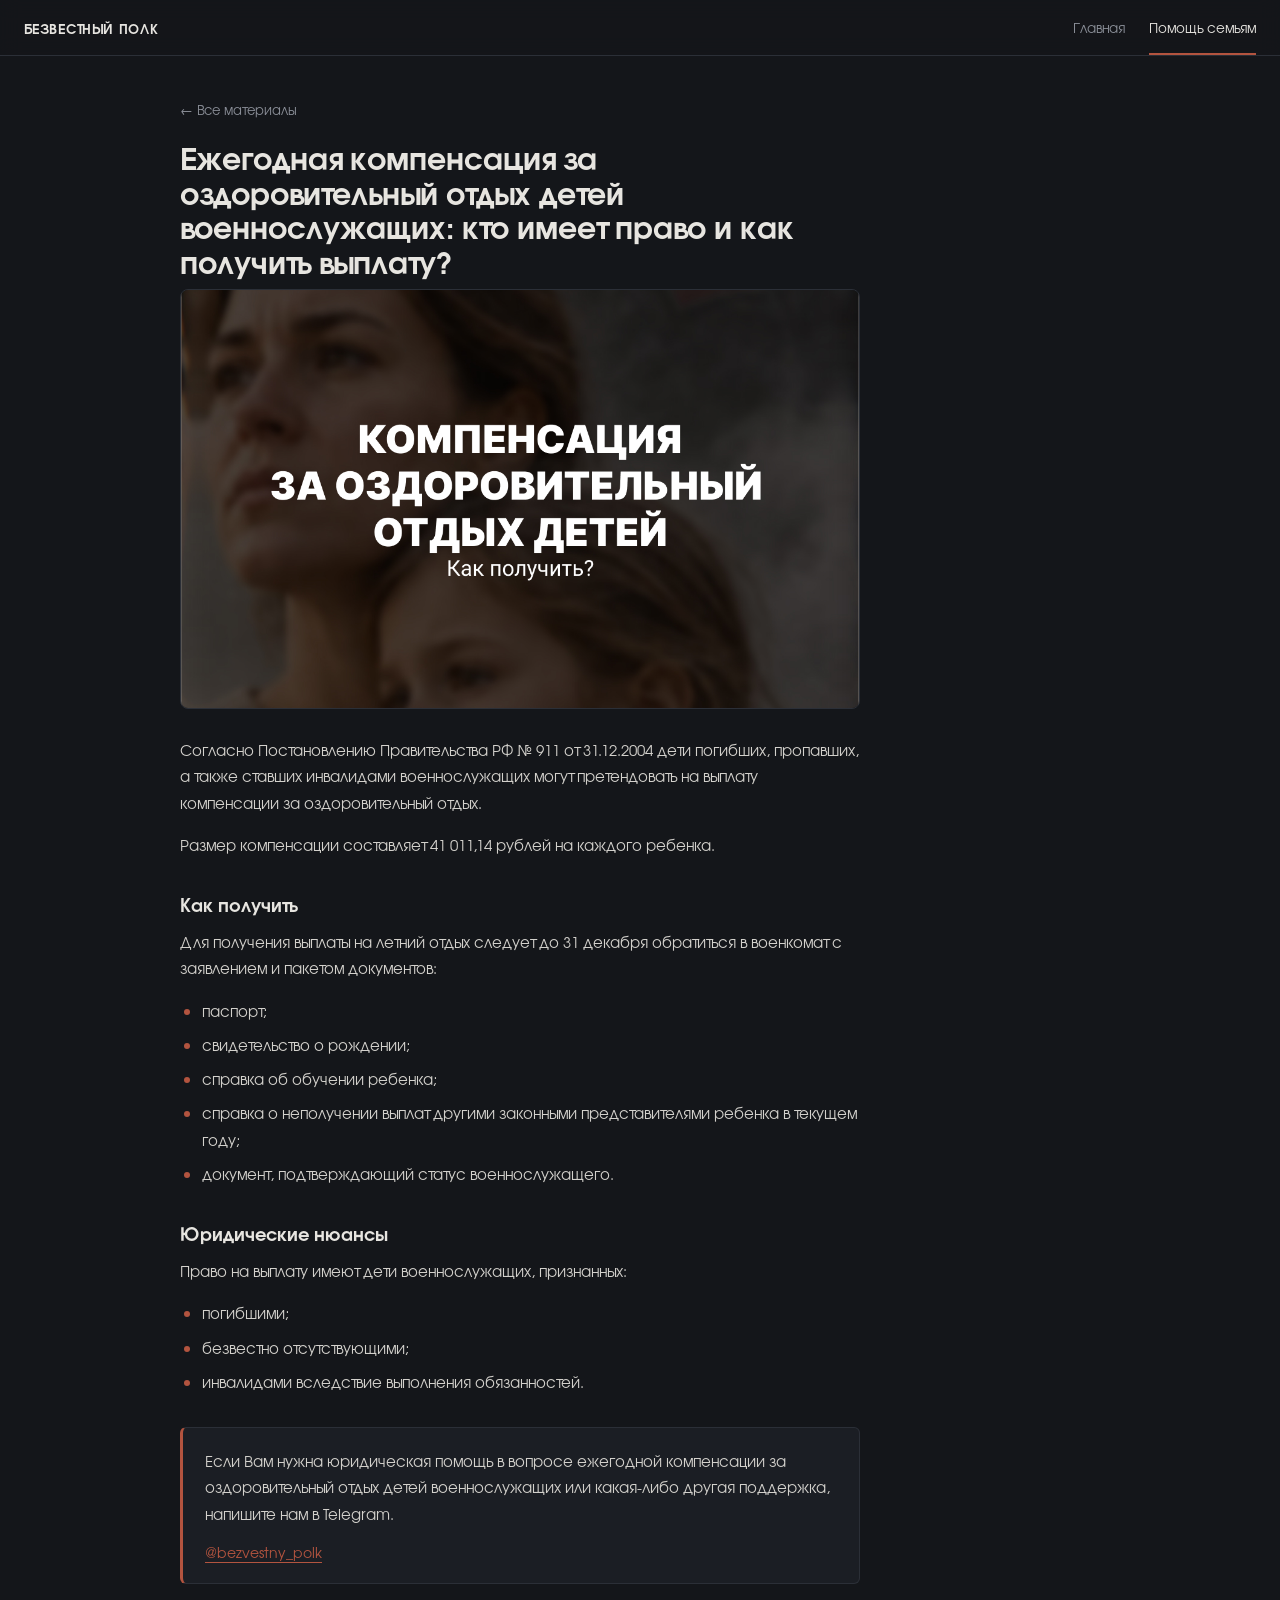
<file: pravo/kompensatsiya-otdykh-detey/index.html>
<!DOCTYPE html>
<html lang="ru">
<head>
<meta charset="UTF-8">
<meta name="viewport" content="width=device-width, initial-scale=1.0">
<meta http-equiv="Content-Security-Policy" content="default-src &#x27;self&#x27;; script-src https://gc.zgo.at; img-src &#x27;self&#x27; data: https://bezvestny.goatcounter.com; connect-src https://bezvestny.goatcounter.com; style-src &#x27;self&#x27;; font-src &#x27;self&#x27;; base-uri &#x27;self&#x27;; form-action &#x27;none&#x27;">
<title>Ежегодная компенсация за оздоровительный отдых детей военнослужащих: кто имеет право и как получить выплату? — Безвестный полк</title>
<meta name="description" content="41 011,14 ₽ на каждого ребёнка: условия, сроки и список документов.">
<link rel="canonical" href="https://www.bezvestny.org/pravo/kompensatsiya-otdykh-detey/">
<meta property="og:type" content="article">
<meta property="og:site_name" content="Безвестный полк">
<meta property="og:title" content="Ежегодная компенсация за оздоровительный отдых детей военнослужащих: кто имеет право и как получить выплату? — Безвестный полк">
<meta property="og:description" content="41 011,14 ₽ на каждого ребёнка: условия, сроки и список документов.">
<meta property="og:url" content="https://www.bezvestny.org/pravo/kompensatsiya-otdykh-detey/">
<meta property="og:image" content="https://www.bezvestny.org/img/pravo/kompensatsiya-otdykh-detey.jpg">
<meta name="twitter:card" content="summary_large_image">
<link rel="stylesheet" href="/pravo/pravo.css">
<script data-goatcounter="https://bezvestny.goatcounter.com/count" async src="//gc.zgo.at/count.js"></script>
</head>
<body>
<header class="site-header">
  <a class="brand" href="/">БЕЗВЕСТНЫЙ ПОЛК</a>
  <nav class="site-nav" aria-label="Основное меню">
    <a href="/">Главная</a>
    <a href="/pravo/" aria-current="page">Помощь семьям</a>
  </nav>
</header>
<div class="wrap">
  <main class="article">
    <a class="back" href="/pravo/">← Все материалы</a>
    <h1>Ежегодная компенсация за оздоровительный отдых детей военнослужащих: кто имеет право и как получить выплату?</h1>
    <img class="cover" src="/img/pravo/kompensatsiya-otdykh-detey.jpg" alt="">
    <p>Согласно Постановлению Правительства РФ № 911 от 31.12.2004 дети погибших, пропавших, а также ставших инвалидами военнослужащих могут претендовать на выплату компенсации за оздоровительный отдых.</p>
    <p>Размер компенсации составляет 41 011,14 рублей на каждого ребенка.</p>
    <h2>Как получить</h2>
    <p>Для получения выплаты на летний отдых следует до 31 декабря обратиться в военкомат с заявлением и пакетом документов:</p>
    <ul>
      <li>паспорт;</li>
      <li>свидетельство о рождении;</li>
      <li>справка об обучении ребенка;</li>
      <li>справка о неполучении выплат другими законными представителями ребенка в текущем году;</li>
      <li>документ, подтверждающий статус военнослужащего.</li>
    </ul>
    <h2>Юридические нюансы</h2>
    <p>Право на выплату имеют дети военнослужащих, признанных:</p>
    <ul>
      <li>погибшими;</li>
      <li>безвестно отсутствующими;</li>
      <li>инвалидами вследствие выполнения обязанностей.</li>
    </ul>
    <div class="cta">
      <p>Если Вам нужна юридическая помощь в вопросе ежегодной компенсации за оздоровительный отдых детей военнослужащих или какая-либо другая поддержка, напишите нам в Telegram.</p>
      <a href="https://t.me/bezvestny_polk" target="_blank" rel="noopener noreferrer">@bezvestny_polk</a>
    </div>
  </main>
</div>
</body>
</html>
</file>
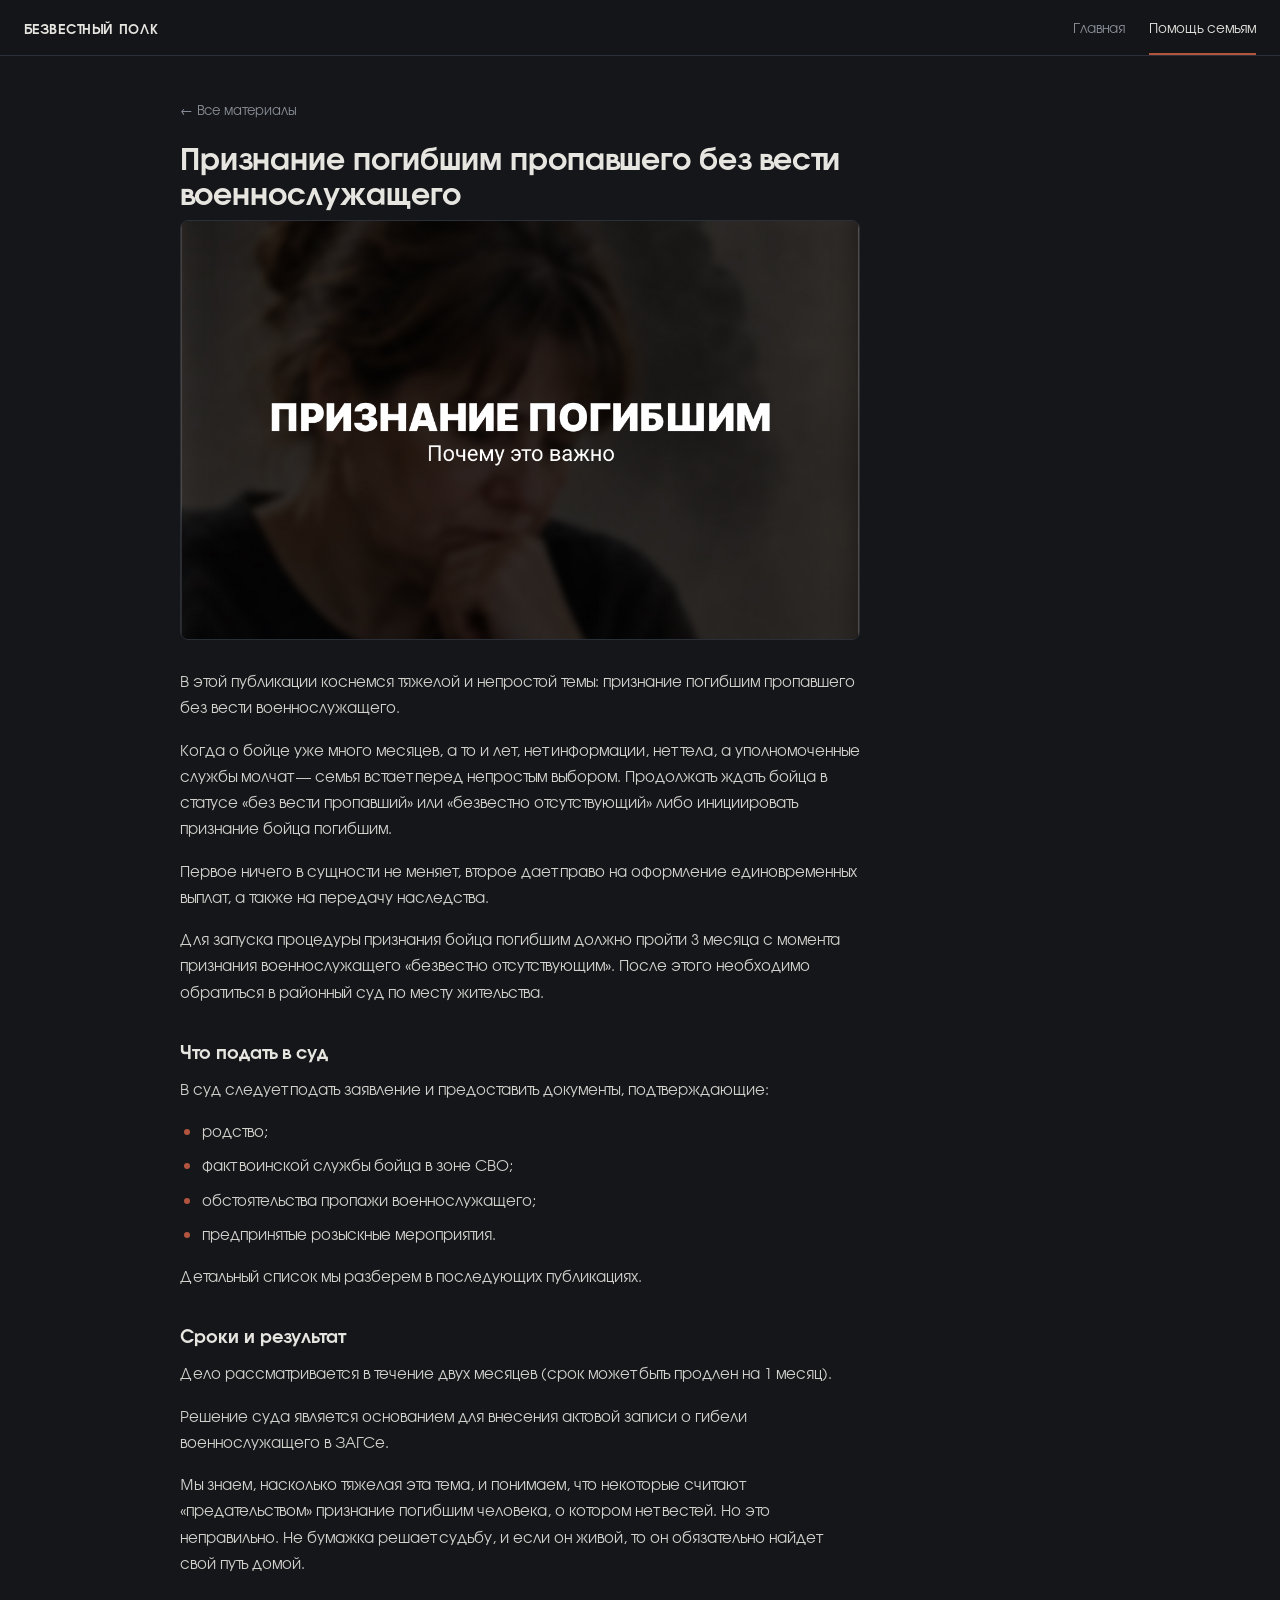
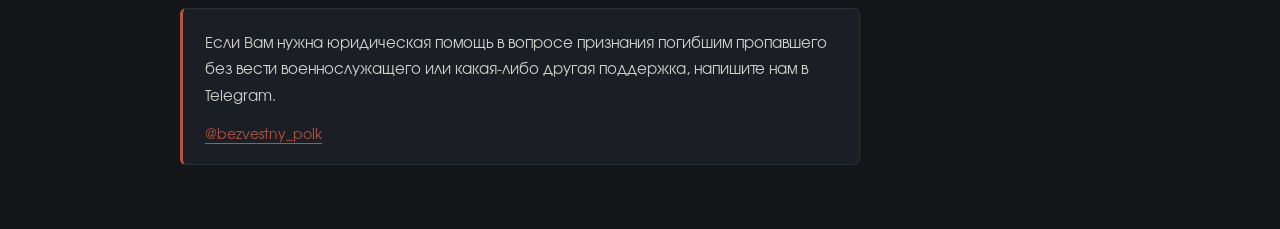
<file: pravo/priznanie-pogibshim-sud/index.html>
<!DOCTYPE html>
<html lang="ru">
<head>
<meta charset="UTF-8">
<meta name="viewport" content="width=device-width, initial-scale=1.0">
<meta http-equiv="Content-Security-Policy" content="default-src &#x27;self&#x27;; script-src https://gc.zgo.at; img-src &#x27;self&#x27; data: https://bezvestny.goatcounter.com; connect-src https://bezvestny.goatcounter.com; style-src &#x27;self&#x27;; font-src &#x27;self&#x27;; base-uri &#x27;self&#x27;; form-action &#x27;none&#x27;">
<title>Признание погибшим пропавшего без вести военнослужащего — Безвестный полк</title>
<meta name="description" content="Тяжёлая тема: как семья может инициировать признание бойца погибшим и что для этого нужно.">
<link rel="canonical" href="https://www.bezvestny.org/pravo/priznanie-pogibshim-sud/">
<meta property="og:type" content="article">
<meta property="og:site_name" content="Безвестный полк">
<meta property="og:title" content="Признание погибшим пропавшего без вести военнослужащего — Безвестный полк">
<meta property="og:description" content="Тяжёлая тема: как семья может инициировать признание бойца погибшим и что для этого нужно.">
<meta property="og:url" content="https://www.bezvestny.org/pravo/priznanie-pogibshim-sud/">
<meta property="og:image" content="https://www.bezvestny.org/img/pravo/priznanie-pogibshim-sud.jpg">
<meta name="twitter:card" content="summary_large_image">
<link rel="stylesheet" href="/pravo/pravo.css">
<script data-goatcounter="https://bezvestny.goatcounter.com/count" async src="//gc.zgo.at/count.js"></script>
</head>
<body>
<header class="site-header">
  <a class="brand" href="/">БЕЗВЕСТНЫЙ ПОЛК</a>
  <nav class="site-nav" aria-label="Основное меню">
    <a href="/">Главная</a>
    <a href="/pravo/" aria-current="page">Помощь семьям</a>
  </nav>
</header>
<div class="wrap">
  <main class="article">
    <a class="back" href="/pravo/">← Все материалы</a>
    <h1>Признание погибшим пропавшего без вести военнослужащего</h1>
    <img class="cover" src="/img/pravo/priznanie-pogibshim-sud.jpg" alt="">
    <p>В этой публикации коснемся тяжелой и непростой темы: признание погибшим пропавшего без вести военнослужащего.</p>
    <p>Когда о бойце уже много месяцев, а то и лет, нет информации, нет тела, а уполномоченные службы молчат — семья встает перед непростым выбором. Продолжать ждать бойца в статусе «без вести пропавший» или «безвестно отсутствующий» либо инициировать признание бойца погибшим.</p>
    <p>Первое ничего в сущности не меняет, второе дает право на оформление единовременных выплат, а также на передачу наследства.</p>
    <p>Для запуска процедуры признания бойца погибшим должно пройти 3 месяца с момента признания военнослужащего «безвестно отсутствующим». После этого необходимо обратиться в районный суд по месту жительства.</p>
    <h2>Что подать в суд</h2>
    <p>В суд следует подать заявление и предоставить документы, подтверждающие:</p>
    <ul>
      <li>родство;</li>
      <li>факт воинской службы бойца в зоне СВО;</li>
      <li>обстоятельства пропажи военнослужащего;</li>
      <li>предпринятые розыскные мероприятия.</li>
    </ul>
    <p>Детальный список мы разберем в последующих публикациях.</p>
    <h2>Сроки и результат</h2>
    <p>Дело рассматривается в течение двух месяцев (срок может быть продлен на 1 месяц).</p>
    <p>Решение суда является основанием для внесения актовой записи о гибели военнослужащего в ЗАГСе.</p>
    <p>Мы знаем, насколько тяжелая эта тема, и понимаем, что некоторые считают «предательством» признание погибшим человека, о котором нет вестей. Но это неправильно. Не бумажка решает судьбу, и если он живой, то он обязательно найдет свой путь домой.</p>
    <div class="cta">
      <p>Если Вам нужна юридическая помощь в вопросе признания погибшим пропавшего без вести военнослужащего или какая-либо другая поддержка, напишите нам в Telegram.</p>
      <a href="https://t.me/bezvestny_polk" target="_blank" rel="noopener noreferrer">@bezvestny_polk</a>
    </div>
  </main>
</div>
</body>
</html>
</file>
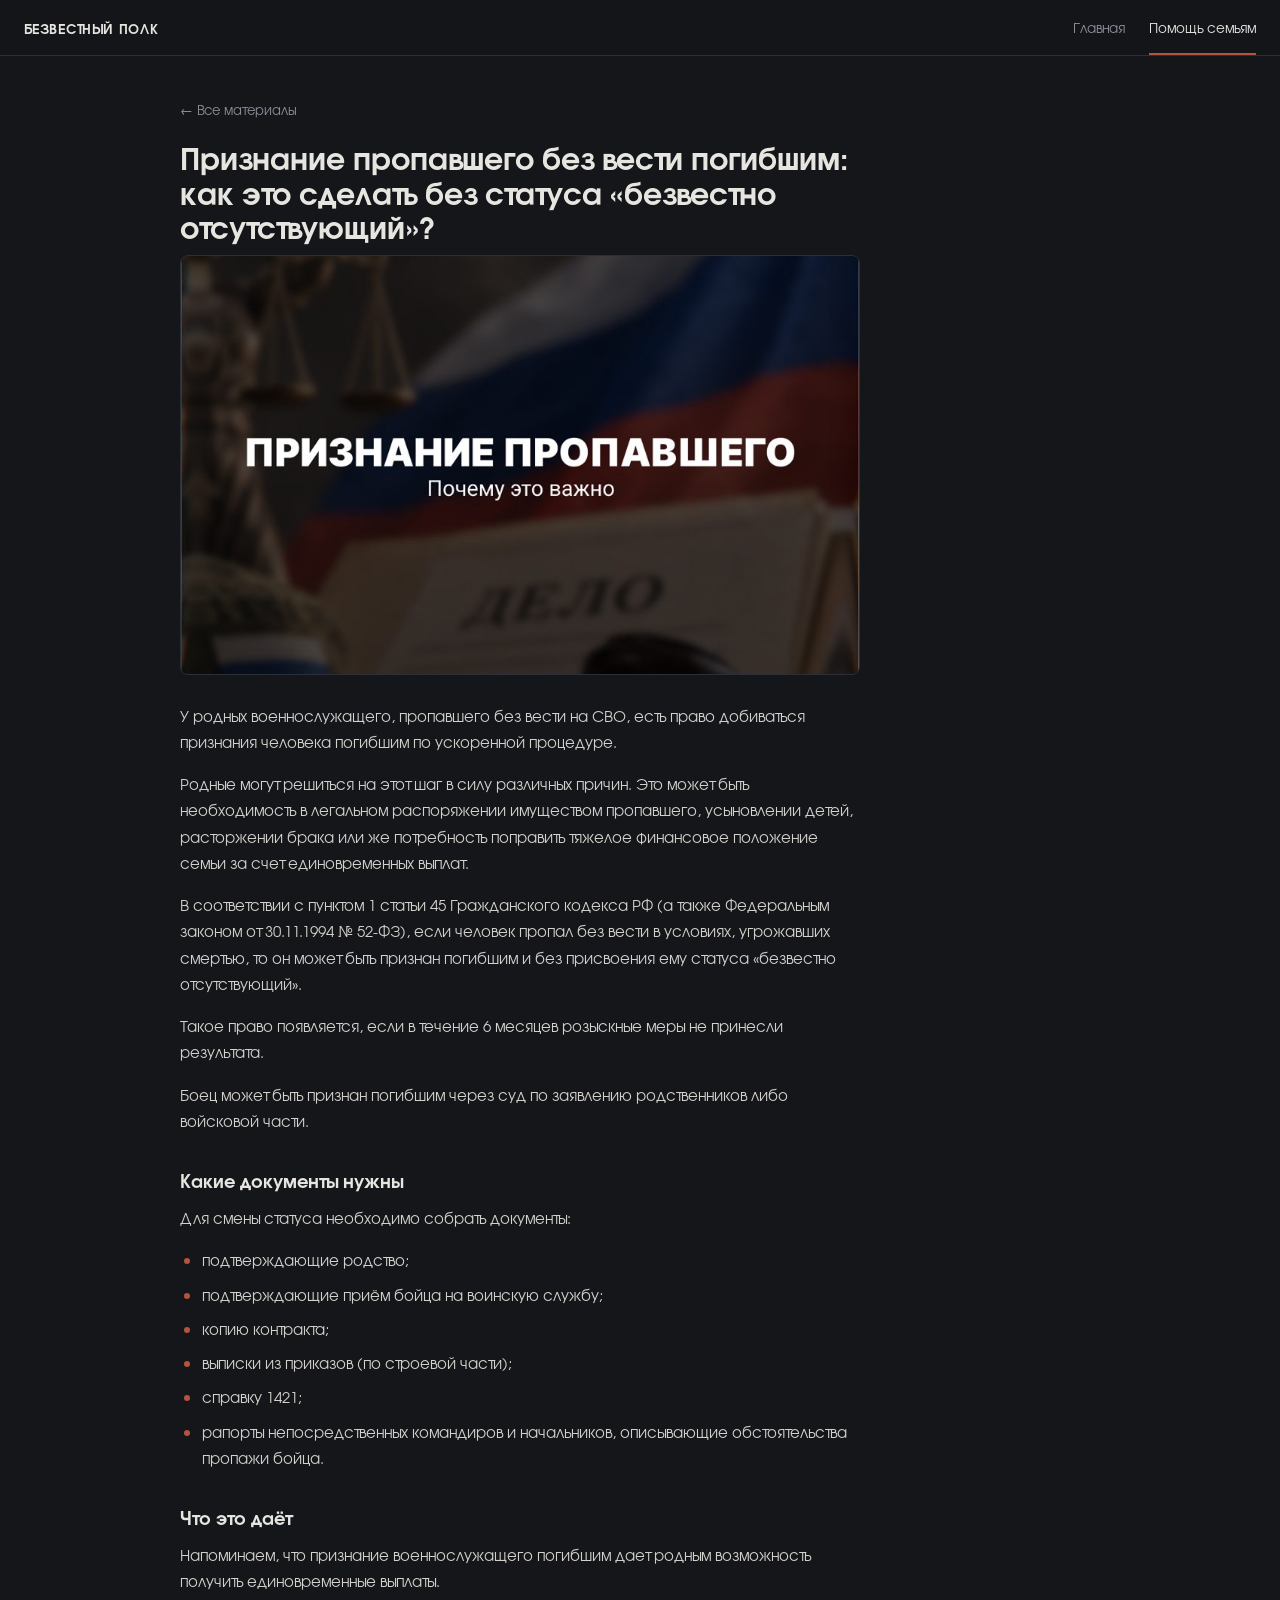
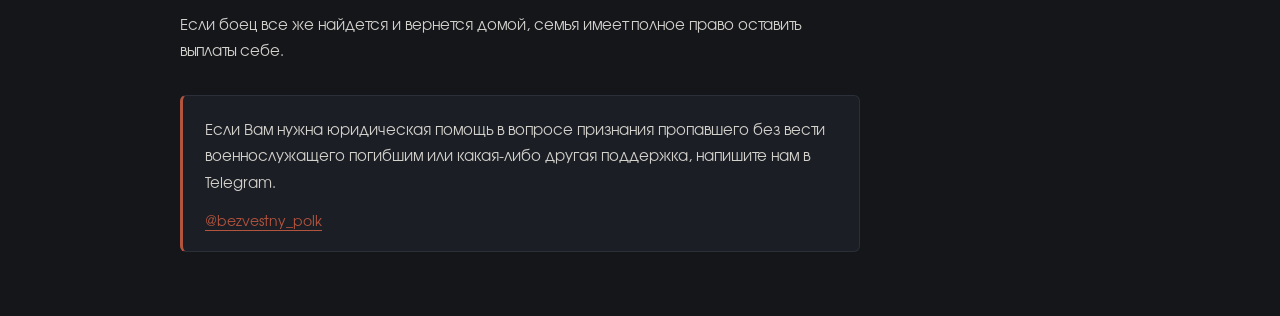
<file: pravo/priznanie-pogibshim/index.html>
<!DOCTYPE html>
<html lang="ru">
<head>
<meta charset="UTF-8">
<meta name="viewport" content="width=device-width, initial-scale=1.0">
<meta http-equiv="Content-Security-Policy" content="default-src &#x27;self&#x27;; script-src https://gc.zgo.at; img-src &#x27;self&#x27; data: https://bezvestny.goatcounter.com; connect-src https://bezvestny.goatcounter.com; style-src &#x27;self&#x27;; font-src &#x27;self&#x27;; base-uri &#x27;self&#x27;; form-action &#x27;none&#x27;">
<title>Признание пропавшего без вести погибшим: как это сделать без статуса «безвестно отсутствующий»? — Безвестный полк</title>
<meta name="description" content="Ускоренная процедура через суд: когда она доступна, какие документы нужны и что это даёт семье.">
<link rel="canonical" href="https://www.bezvestny.org/pravo/priznanie-pogibshim/">
<meta property="og:type" content="article">
<meta property="og:site_name" content="Безвестный полк">
<meta property="og:title" content="Признание пропавшего без вести погибшим: как это сделать без статуса «безвестно отсутствующий»? — Безвестный полк">
<meta property="og:description" content="Ускоренная процедура через суд: когда она доступна, какие документы нужны и что это даёт семье.">
<meta property="og:url" content="https://www.bezvestny.org/pravo/priznanie-pogibshim/">
<meta property="og:image" content="https://www.bezvestny.org/img/pravo/priznanie-pogibshim.jpg">
<meta name="twitter:card" content="summary_large_image">
<link rel="stylesheet" href="/pravo/pravo.css">
<script data-goatcounter="https://bezvestny.goatcounter.com/count" async src="//gc.zgo.at/count.js"></script>
</head>
<body>
<header class="site-header">
  <a class="brand" href="/">БЕЗВЕСТНЫЙ ПОЛК</a>
  <nav class="site-nav" aria-label="Основное меню">
    <a href="/">Главная</a>
    <a href="/pravo/" aria-current="page">Помощь семьям</a>
  </nav>
</header>
<div class="wrap">
  <main class="article">
    <a class="back" href="/pravo/">← Все материалы</a>
    <h1>Признание пропавшего без вести погибшим: как это сделать без статуса «безвестно отсутствующий»?</h1>
    <img class="cover" src="/img/pravo/priznanie-pogibshim.jpg" alt="">
    <p>У родных военнослужащего, пропавшего без вести на СВО, есть право добиваться признания человека погибшим по ускоренной процедуре.</p>
    <p>Родные могут решиться на этот шаг в силу различных причин. Это может быть необходимость в легальном распоряжении имуществом пропавшего, усыновлении детей, расторжении брака или же потребность поправить тяжелое финансовое положение семьи за счет единовременных выплат.</p>
    <p>В соответствии с пунктом 1 статьи 45 Гражданского кодекса РФ (а также Федеральным законом от 30.11.1994 № 52-ФЗ), если человек пропал без вести в условиях, угрожавших смертью, то он может быть признан погибшим и без присвоения ему статуса «безвестно отсутствующий».</p>
    <p>Такое право появляется, если в течение 6 месяцев розыскные меры не принесли результата.</p>
    <p>Боец может быть признан погибшим через суд по заявлению родственников либо войсковой части.</p>
    <h2>Какие документы нужны</h2>
    <p>Для смены статуса необходимо собрать документы:</p>
    <ul>
      <li>подтверждающие родство;</li>
      <li>подтверждающие приём бойца на воинскую службу;</li>
      <li>копию контракта;</li>
      <li>выписки из приказов (по строевой части);</li>
      <li>справку 1421;</li>
      <li>рапорты непосредственных командиров и начальников, описывающие обстоятельства пропажи бойца.</li>
    </ul>
    <h2>Что это даёт</h2>
    <p>Напоминаем, что признание военнослужащего погибшим дает родным возможность получить единовременные выплаты.</p>
    <p>Если боец все же найдется и вернется домой, семья имеет полное право оставить выплаты себе.</p>
    <div class="cta">
      <p>Если Вам нужна юридическая помощь в вопросе признания пропавшего без вести военнослужащего погибшим или какая-либо другая поддержка, напишите нам в Telegram.</p>
      <a href="https://t.me/bezvestny_polk" target="_blank" rel="noopener noreferrer">@bezvestny_polk</a>
    </div>
  </main>
</div>
</body>
</html>
</file>
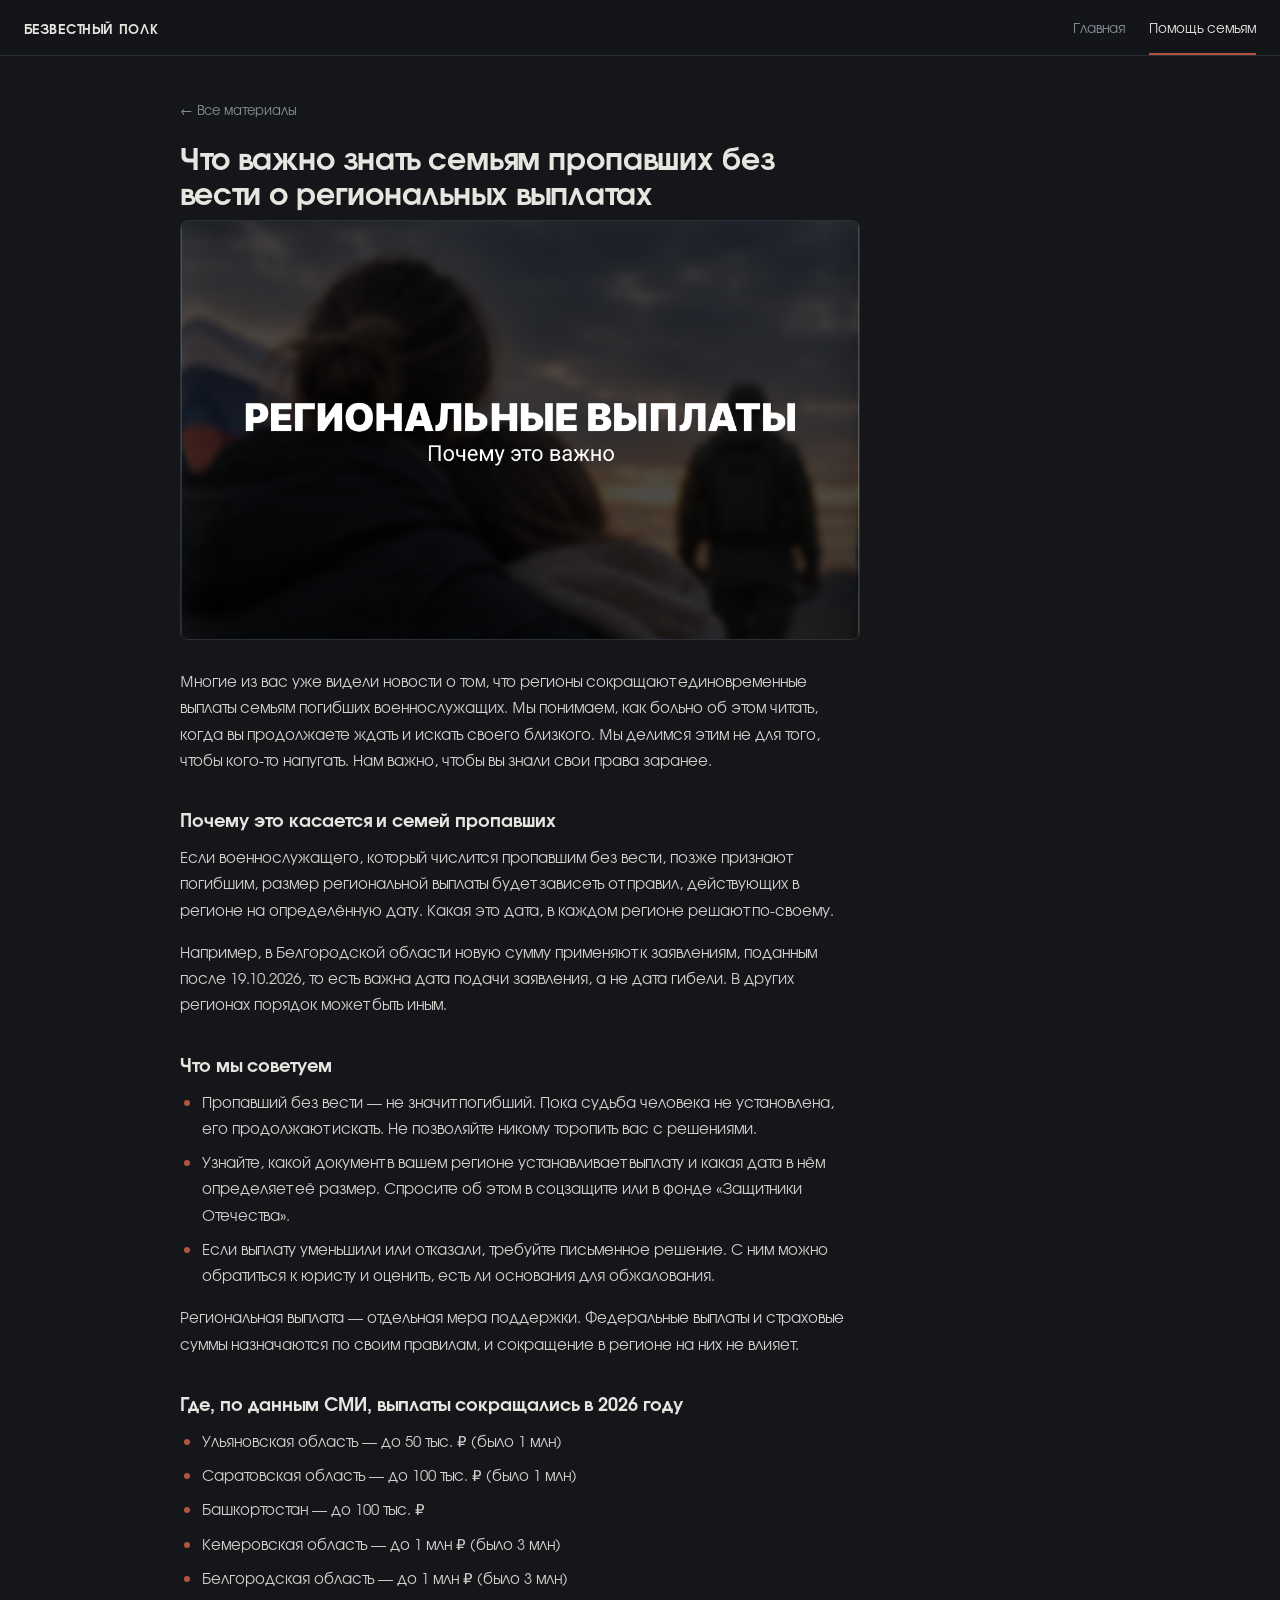
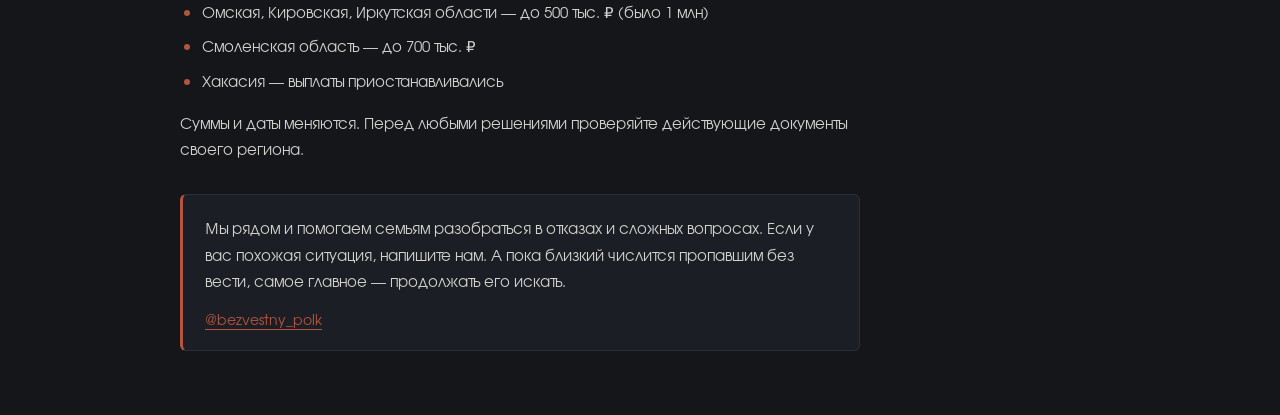
<file: pravo/regionalnye-vyplaty/index.html>
<!DOCTYPE html>
<html lang="ru">
<head>
<meta charset="UTF-8">
<meta name="viewport" content="width=device-width, initial-scale=1.0">
<meta http-equiv="Content-Security-Policy" content="default-src &#x27;self&#x27;; script-src https://gc.zgo.at; img-src &#x27;self&#x27; data: https://bezvestny.goatcounter.com; connect-src https://bezvestny.goatcounter.com; style-src &#x27;self&#x27;; font-src &#x27;self&#x27;; base-uri &#x27;self&#x27;; form-action &#x27;none&#x27;">
<title>Что важно знать семьям пропавших без вести о региональных выплатах — Безвестный полк</title>
<meta name="description" content="Регионы сокращают единовременные выплаты: от чего зависит сумма и что стоит сделать заранее.">
<link rel="canonical" href="https://www.bezvestny.org/pravo/regionalnye-vyplaty/">
<meta property="og:type" content="article">
<meta property="og:site_name" content="Безвестный полк">
<meta property="og:title" content="Что важно знать семьям пропавших без вести о региональных выплатах — Безвестный полк">
<meta property="og:description" content="Регионы сокращают единовременные выплаты: от чего зависит сумма и что стоит сделать заранее.">
<meta property="og:url" content="https://www.bezvestny.org/pravo/regionalnye-vyplaty/">
<meta property="og:image" content="https://www.bezvestny.org/img/pravo/regionalnye-vyplaty.jpg">
<meta name="twitter:card" content="summary_large_image">
<link rel="stylesheet" href="/pravo/pravo.css">
<script data-goatcounter="https://bezvestny.goatcounter.com/count" async src="//gc.zgo.at/count.js"></script>
</head>
<body>
<header class="site-header">
  <a class="brand" href="/">БЕЗВЕСТНЫЙ ПОЛК</a>
  <nav class="site-nav" aria-label="Основное меню">
    <a href="/">Главная</a>
    <a href="/pravo/" aria-current="page">Помощь семьям</a>
  </nav>
</header>
<div class="wrap">
  <main class="article">
    <a class="back" href="/pravo/">← Все материалы</a>
    <h1>Что важно знать семьям пропавших без вести о региональных выплатах</h1>
    <img class="cover" src="/img/pravo/regionalnye-vyplaty.jpg" alt="">
    <p>Многие из вас уже видели новости о том, что регионы сокращают единовременные выплаты семьям погибших военнослужащих. Мы понимаем, как больно об этом читать, когда вы продолжаете ждать и искать своего близкого. Мы делимся этим не для того, чтобы кого-то напугать. Нам важно, чтобы вы знали свои права заранее.</p>
    <h2>Почему это касается и семей пропавших</h2>
    <p>Если военнослужащего, который числится пропавшим без вести, позже признают погибшим, размер региональной выплаты будет зависеть от правил, действующих в регионе на определённую дату. Какая это дата, в каждом регионе решают по-своему.</p>
    <p>Например, в Белгородской области новую сумму применяют к заявлениям, поданным после 19.10.2026, то есть важна дата подачи заявления, а не дата гибели. В других регионах порядок может быть иным.</p>
    <h2>Что мы советуем</h2>
    <ul>
      <li>Пропавший без вести — не значит погибший. Пока судьба человека не установлена, его продолжают искать. Не позволяйте никому торопить вас с решениями.</li>
      <li>Узнайте, какой документ в вашем регионе устанавливает выплату и какая дата в нём определяет её размер. Спросите об этом в соцзащите или в фонде «Защитники Отечества».</li>
      <li>Если выплату уменьшили или отказали, требуйте письменное решение. С ним можно обратиться к юристу и оценить, есть ли основания для обжалования.</li>
    </ul>
    <p>Региональная выплата — отдельная мера поддержки. Федеральные выплаты и страховые суммы назначаются по своим правилам, и сокращение в регионе на них не влияет.</p>
    <h2>Где, по данным СМИ, выплаты сокращались в 2026 году</h2>
    <ul>
      <li>Ульяновская область — до 50 тыс. ₽ (было 1 млн)</li>
      <li>Саратовская область — до 100 тыс. ₽ (было 1 млн)</li>
      <li>Башкортостан — до 100 тыс. ₽</li>
      <li>Кемеровская область — до 1 млн ₽ (было 3 млн)</li>
      <li>Белгородская область — до 1 млн ₽ (было 3 млн)</li>
      <li>Омская, Кировская, Иркутская области — до 500 тыс. ₽ (было 1 млн)</li>
      <li>Смоленская область — до 700 тыс. ₽</li>
      <li>Хакасия — выплаты приостанавливались</li>
    </ul>
    <p>Суммы и даты меняются. Перед любыми решениями проверяйте действующие документы своего региона.</p>
    <div class="cta">
      <p>Мы рядом и помогаем семьям разобраться в отказах и сложных вопросах. Если у вас похожая ситуация, напишите нам. А пока близкий числится пропавшим без вести, самое главное — продолжать его искать.</p>
      <a href="https://t.me/bezvestny_polk" target="_blank" rel="noopener noreferrer">@bezvestny_polk</a>
    </div>
  </main>
</div>
</body>
</html>
</file>
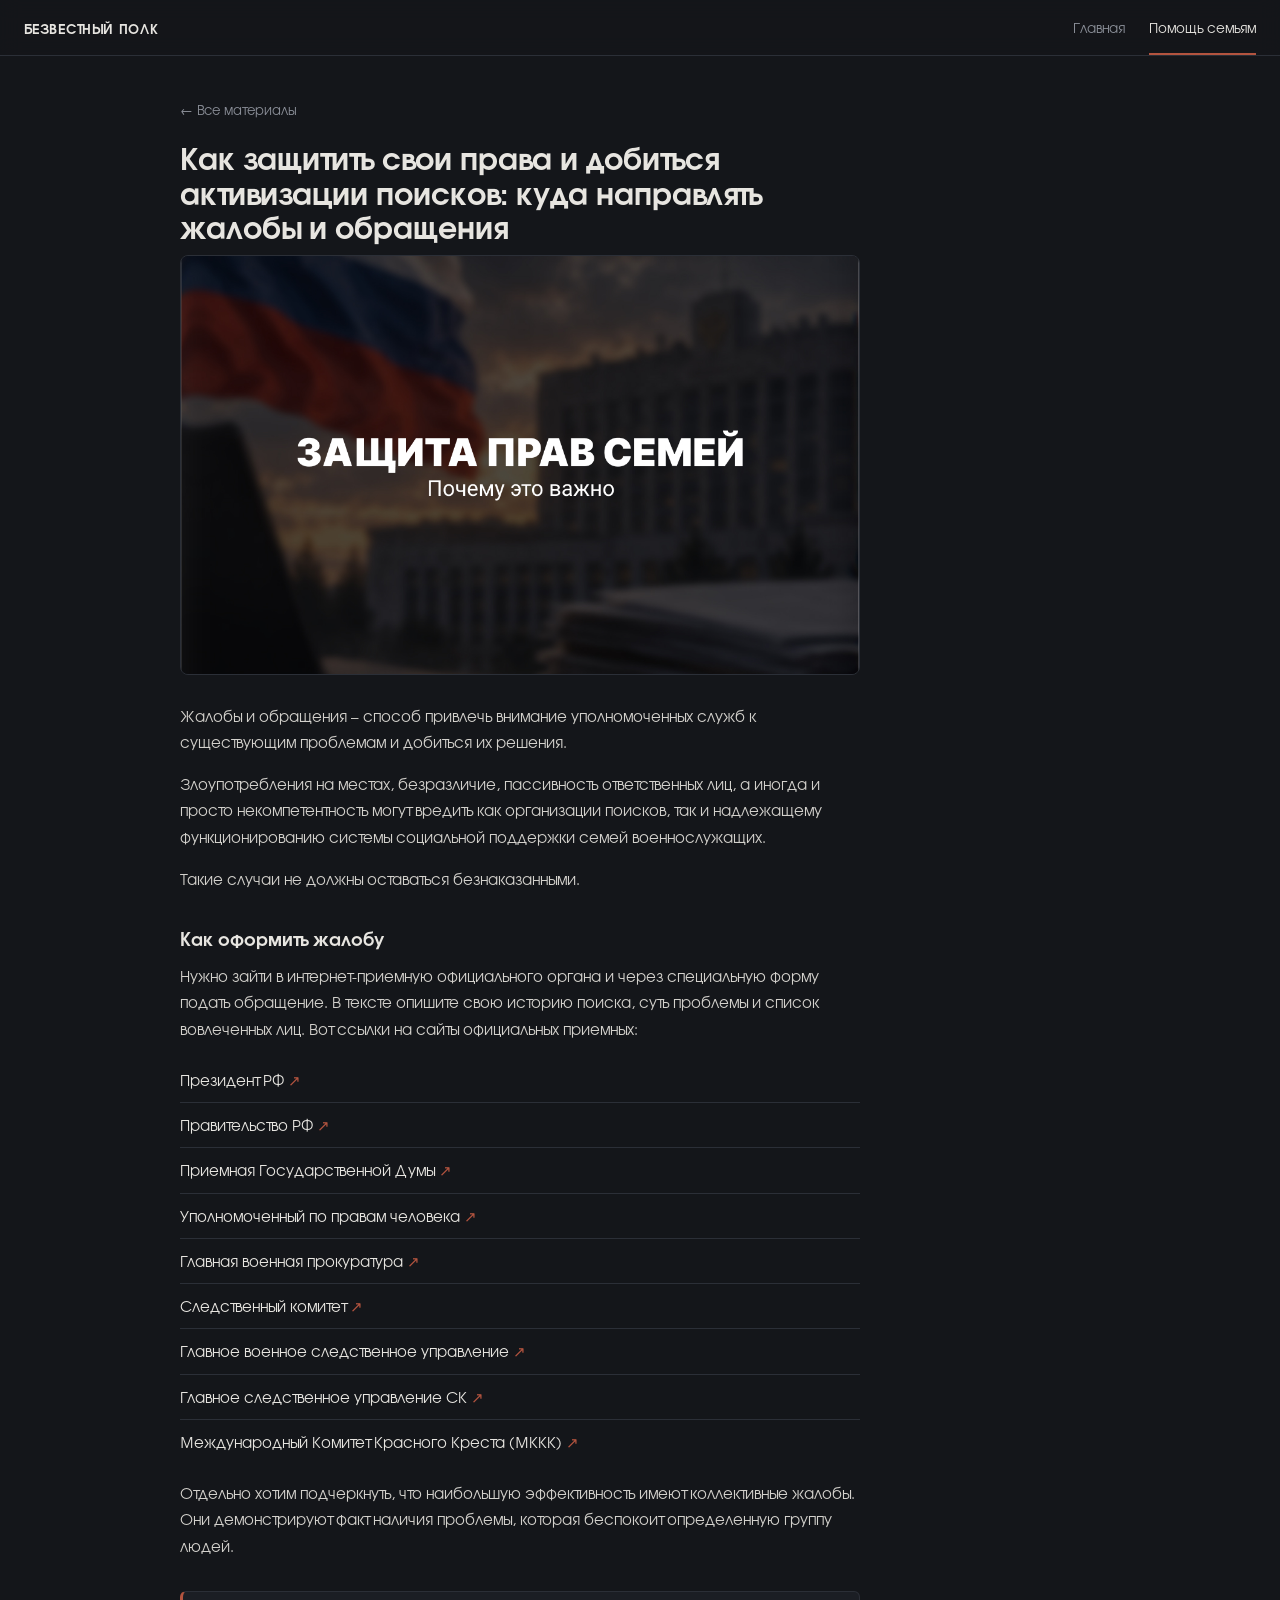
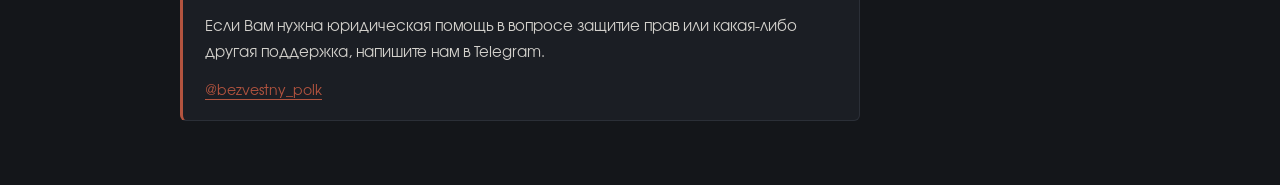
<file: pravo/zashchita-prav/index.html>
<!DOCTYPE html>
<html lang="ru">
<head>
<meta charset="UTF-8">
<meta name="viewport" content="width=device-width, initial-scale=1.0">
<meta http-equiv="Content-Security-Policy" content="default-src &#x27;self&#x27;; script-src https://gc.zgo.at; img-src &#x27;self&#x27; data: https://bezvestny.goatcounter.com; connect-src https://bezvestny.goatcounter.com; style-src &#x27;self&#x27;; font-src &#x27;self&#x27;; base-uri &#x27;self&#x27;; form-action &#x27;none&#x27;">
<title>Как защитить свои права и добиться активизации поисков: куда направлять жалобы и обращения — Безвестный полк</title>
<meta name="description" content="Ссылки на официальные интернет-приёмные и совет, как сделать обращение эффективнее.">
<link rel="canonical" href="https://www.bezvestny.org/pravo/zashchita-prav/">
<meta property="og:type" content="article">
<meta property="og:site_name" content="Безвестный полк">
<meta property="og:title" content="Как защитить свои права и добиться активизации поисков: куда направлять жалобы и обращения — Безвестный полк">
<meta property="og:description" content="Ссылки на официальные интернет-приёмные и совет, как сделать обращение эффективнее.">
<meta property="og:url" content="https://www.bezvestny.org/pravo/zashchita-prav/">
<meta property="og:image" content="https://www.bezvestny.org/img/pravo/zashchita-prav.jpg">
<meta name="twitter:card" content="summary_large_image">
<link rel="stylesheet" href="/pravo/pravo.css">
<script data-goatcounter="https://bezvestny.goatcounter.com/count" async src="//gc.zgo.at/count.js"></script>
</head>
<body>
<header class="site-header">
  <a class="brand" href="/">БЕЗВЕСТНЫЙ ПОЛК</a>
  <nav class="site-nav" aria-label="Основное меню">
    <a href="/">Главная</a>
    <a href="/pravo/" aria-current="page">Помощь семьям</a>
  </nav>
</header>
<div class="wrap">
  <main class="article">
    <a class="back" href="/pravo/">← Все материалы</a>
    <h1>Как защитить свои права и добиться активизации поисков: куда направлять жалобы и обращения</h1>
    <img class="cover" src="/img/pravo/zashchita-prav.jpg" alt="">
    <p>Жалобы и обращения – способ привлечь внимание уполномоченных служб к существующим проблемам и добиться их решения.</p>
    <p>Злоупотребления на местах, безразличие, пассивность ответственных лиц, а иногда и просто некомпетентность могут вредить как организации поисков, так и надлежащему функционированию системы социальной поддержки семей военнослужащих.</p>
    <p>Такие случаи не должны оставаться безнаказанными.</p>
    <h2>Как оформить жалобу</h2>
    <p>Нужно зайти в интернет-приемную официального органа и через специальную форму подать обращение. В тексте опишите свою историю поиска, суть проблемы и список вовлеченных лиц. Вот ссылки на сайты официальных приемных:</p>
    <ul class="links">
      <li><a href="https://letters.kremlin.ru/" target="_blank" rel="noopener noreferrer">Президент РФ</a></li>
      <li><a href="https://services.government.ru/letters/form/" target="_blank" rel="noopener noreferrer">Правительство РФ</a></li>
      <li><a href="https://priemnaya.duma.gov.ru/" target="_blank" rel="noopener noreferrer">Приемная Государственной Думы</a></li>
      <li><a href="https://fgis-upch.ru/open-portal/lk/frontend/submiss-appeals" target="_blank" rel="noopener noreferrer">Уполномоченный по правам человека</a></li>
      <li><a href="https://gvp.gov.ru/gvp/reception/go" target="_blank" rel="noopener noreferrer">Главная военная прокуратура</a></li>
      <li><a href="https://sledcom.ru/reception" target="_blank" rel="noopener noreferrer">Следственный комитет</a></li>
      <li><a href="https://gvsu.gov.ru/" target="_blank" rel="noopener noreferrer">Главное военное следственное управление</a></li>
      <li><a href="https://moscow.sledcom.ru/" target="_blank" rel="noopener noreferrer">Главное следственное управление СК</a></li>
      <li><a href="https://uruprecase.powerappsportals.com/ru-RU/create-request/" target="_blank" rel="noopener noreferrer">Международный Комитет Красного Креста (МККК)</a></li>
    </ul>
    <p>Отдельно хотим подчеркнуть, что наибольшую эффективность имеют коллективные жалобы. Они демонстрируют факт наличия проблемы, которая беспокоит определенную группу людей.</p>
     <div class="cta">
      <p>Если Вам нужна юридическая помощь в вопросе защитие прав или какая-либо другая поддержка, напишите нам в Telegram.</p>
      <a href="https://t.me/bezvestny_polk" target="_blank" rel="noopener noreferrer">@bezvestny_polk</a>
    </div>
  </main>
</div>
</body>
</html>
</file>
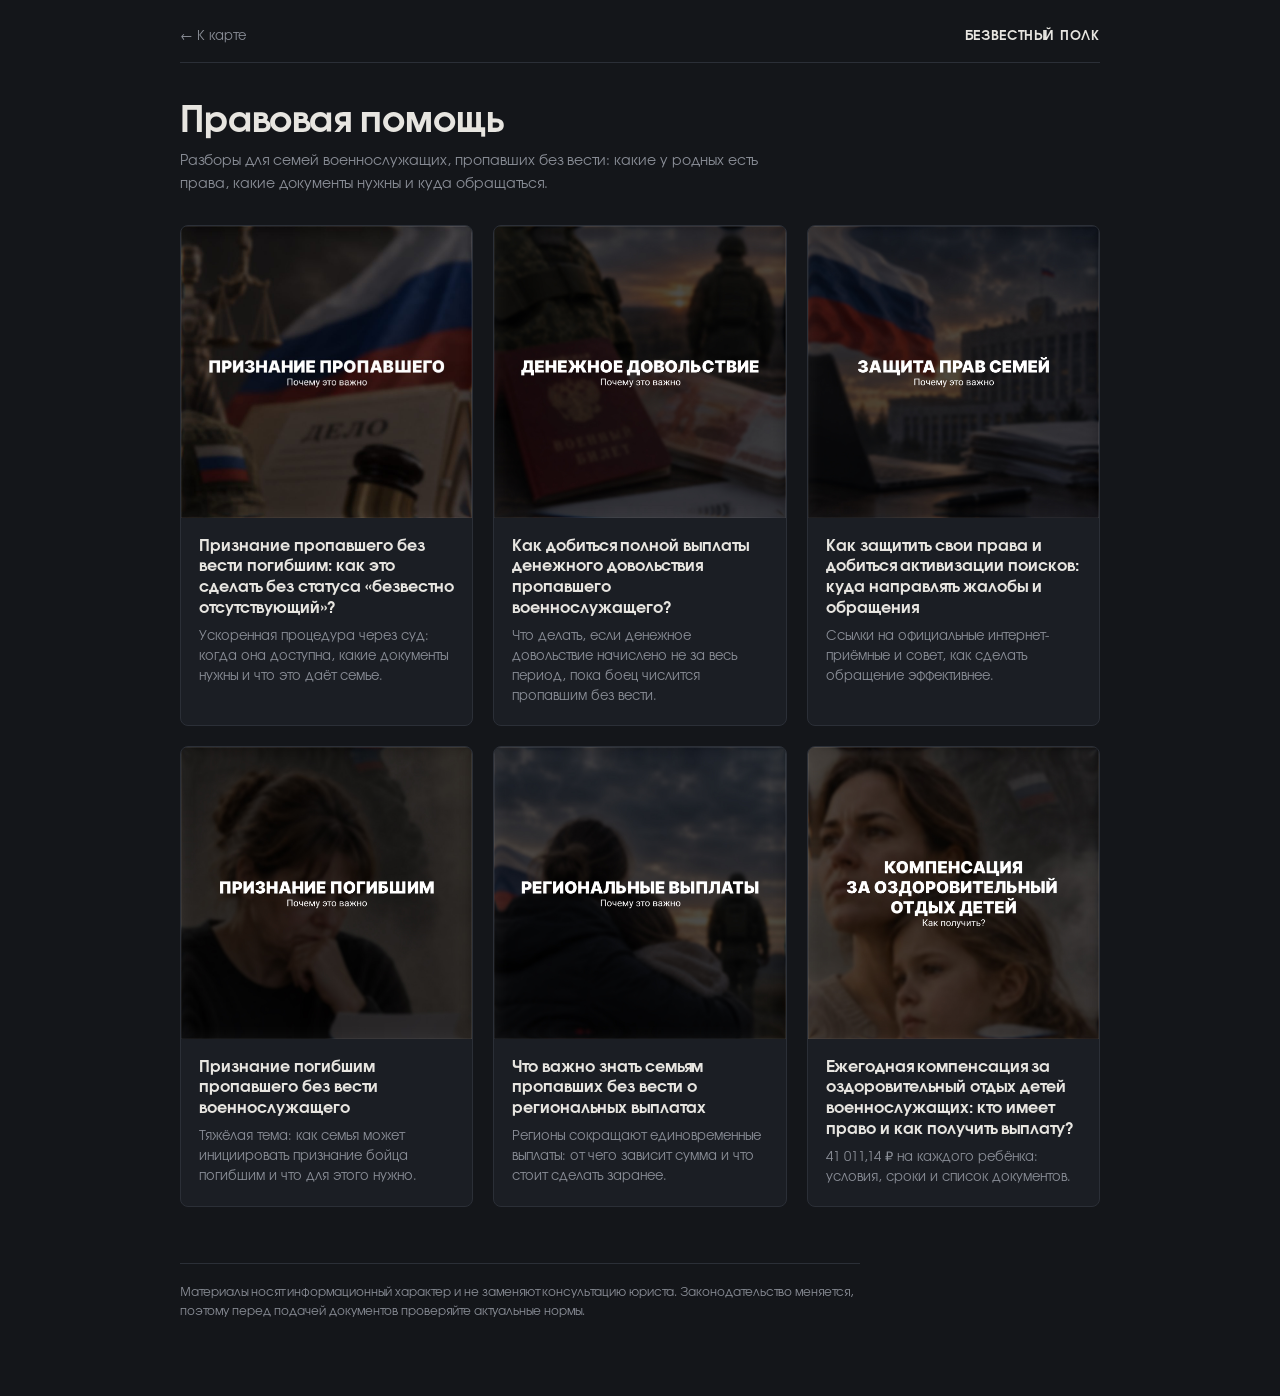
<file: pravo.html>
<!DOCTYPE html>
<html lang="ru">
<head>
<meta charset="UTF-8">
<meta name="viewport" content="width=device-width, initial-scale=1.0">
<meta http-equiv="Content-Security-Policy" content="default-src 'self'; script-src 'self' https://gc.zgo.at; img-src 'self' data: https://bezvestny.goatcounter.com; connect-src 'self' https://bezvestny.goatcounter.com; style-src 'self' 'unsafe-inline'; font-src 'self'; base-uri 'self'; form-action 'none'">
<title>Правовая помощь — Безвестный полк</title>
<meta name="description" content="Что делать семьям военнослужащих, пропавших без вести: признание погибшим, документы, выплаты.">
<script data-goatcounter="https://bezvestny.goatcounter.com/count" async src="//gc.zgo.at/count.js"></script>
<style>
  @font-face {
    font-family: 'TG Adventor';
    src: url('fonts/texgyreadventor-regular-webfont.woff') format('woff');
    font-weight: 400; font-style: normal; font-display: swap;
  }
  @font-face {
    font-family: 'TG Adventor';
    src: url('fonts/texgyreadventor-bold-webfont.woff') format('woff');
    font-weight: 700; font-style: normal; font-display: swap;
  }

  :root {
    --bg: #14161a;
    --panel: #1b1e24;
    --line: #2b2f37;
    --text: #e7e5e0;
    --text-dim: #8b8f98;
    --accent-high: #b3543f;
    --accent-mid: #7a4438;
  }

  * { box-sizing: border-box; }

  html, body {
    margin: 0;
    background: var(--bg);
    color: var(--text);
    font-family: 'TG Adventor', Georgia, serif;
    -webkit-text-size-adjust: 100%;
  }

  .wrap {
    max-width: 960px;
    margin: 0 auto;
    padding: 24px 20px 64px;
  }

  .topbar {
    display: flex;
    justify-content: space-between;
    align-items: baseline;
    gap: 16px;
    padding-bottom: 18px;
    border-bottom: 1px solid var(--line);
    margin-bottom: 32px;
    font-family: 'TG Adventor', Arial, sans-serif;
  }
  .topbar a { color: var(--text-dim); text-decoration: none; font-size: 13px; }
  .topbar a:hover { color: var(--text); text-decoration: underline; }
  .brand { font-weight: 700; letter-spacing: 0.06em; font-size: 13px; color: var(--text); }

  h1 {
    font-weight: 700;
    font-size: clamp(26px, 4vw, 36px);
    line-height: 1.15;
    margin: 0 0 12px;
  }
  .lede {
    font-family: 'TG Adventor', Arial, sans-serif;
    font-size: 14px;
    line-height: 1.6;
    color: var(--text-dim);
    margin: 0 0 32px;
    max-width: 620px;
  }

  /* ---- список статей ---- */
  .cards {
    display: grid;
    grid-template-columns: repeat(auto-fill, minmax(260px, 1fr));
    gap: 20px;
  }
  .card {
    display: flex;
    flex-direction: column;
    background: var(--panel);
    border: 1px solid var(--line);
    border-radius: 8px;
    overflow: hidden;
    text-decoration: none;
    color: inherit;
    transition: border-color .15s ease, transform .15s ease;
  }
  .card:hover { border-color: var(--accent-high); transform: translateY(-2px); }
  .card:focus-visible { outline: 2px solid var(--accent-high); outline-offset: 2px; }
  .card img {
    width: 100%;
    aspect-ratio: 1 / 1;
    object-fit: cover;
    display: block;
    background: #000;
  }
  .card-body { padding: 16px 18px 20px; }
  .card-title {
    font-weight: 700;
    font-size: 16px;
    line-height: 1.3;
    margin: 0 0 8px;
  }
  .card-summary {
    font-family: 'TG Adventor', Arial, sans-serif;
    font-size: 13px;
    line-height: 1.55;
    color: var(--text-dim);
    margin: 0;
  }

  /* ---- статья ---- */
  .article { max-width: 680px; }
  .back {
    display: inline-block;
    margin-bottom: 20px;
    font-family: 'TG Adventor', Arial, sans-serif;
    font-size: 13px;
    color: var(--text-dim);
    text-decoration: none;
  }
  .back:hover { color: var(--text); text-decoration: underline; }
  .article h1 { font-size: clamp(22px, 3.4vw, 30px); }
  .article .cover {
    width: 100%;
    max-height: 420px;
    object-fit: cover;
    border-radius: 8px;
    border: 1px solid var(--line);
    margin: 4px 0 28px;
    display: block;
  }
  .article p, .article li {
    font-family: 'TG Adventor', Arial, sans-serif;
    font-size: 15px;
    line-height: 1.75;
    color: #d3d1cc;
    overflow-wrap: break-word;
  }
  .article p { margin: 0 0 16px; }
  .article h2 {
    font-weight: 700;
    font-size: 18px;
    margin: 32px 0 12px;
  }
  .article ul { margin: 0 0 16px; padding-left: 22px; }
  .article li { margin-bottom: 8px; }
  .article li::marker { color: var(--accent-high); }

  .cta {
    margin-top: 32px;
    padding: 20px 22px;
    background: var(--panel);
    border: 1px solid var(--line);
    border-left: 3px solid var(--accent-high);
    border-radius: 6px;
  }
  .cta p { margin: 0 0 12px; }
  .cta a {
    display: inline-block;
    font-family: 'TG Adventor', Arial, sans-serif;
    font-size: 14px;
    color: var(--accent-high);
    text-decoration: none;
    border-bottom: 1px solid currentColor;
  }
  .cta a:hover { color: #c9634c; }

  .disclaimer {
    margin-top: 56px;
    padding-top: 18px;
    border-top: 1px solid var(--line);
    font-family: 'TG Adventor', Arial, sans-serif;
    font-size: 12px;
    line-height: 1.6;
    color: var(--text-dim);
    max-width: 680px;
  }

  .empty { color: var(--text-dim); font-family: Arial, sans-serif; font-size: 14px; }

  @media (max-width: 520px) {
    .wrap { padding: 16px 16px 48px; }
  }
</style>
</head>
<body>
<div class="wrap">
  <div class="topbar">
    <a href="index.html">← К карте</a>
    <span class="brand">БЕЗВЕСТНЫЙ ПОЛК</span>
  </div>

  <main id="view"></main>

  <p class="disclaimer">
    Материалы носят информационный характер и не заменяют консультацию юриста. Законодательство меняется, поэтому перед подачей документов проверяйте актуальные нормы.
  </p>
</div>
<script src="pravo.js"></script>
</body>
</html>
</file>
<file: pravo/pravo.css>
@font-face {
  font-family: 'TG Adventor';
  src: url('/fonts/texgyreadventor-regular-webfont.woff') format('woff');
  font-weight: 400; font-style: normal; font-display: swap;
}
@font-face {
  font-family: 'TG Adventor';
  src: url('/fonts/texgyreadventor-bold-webfont.woff') format('woff');
  font-weight: 700; font-style: normal; font-display: swap;
}

:root {
  --bg: #14161a;
  --panel: #1b1e24;
  --line: #2b2f37;
  --text: #e7e5e0;
  --text-dim: #8b8f98;
  --accent-high: #b3543f;
}

* { box-sizing: border-box; }

html, body {
  margin: 0;
  background: var(--bg);
  color: var(--text);
  font-family: 'TG Adventor', Georgia, serif;
  -webkit-text-size-adjust: 100%;
}

.wrap { max-width: 960px; margin: 0 auto; padding: 40px 20px 64px; }

/* Общий хедер сайта: те же стили в index.html */
.site-header {
  position: sticky;
  top: 0;
  z-index: 50;
  height: 56px;
  display: flex;
  align-items: center;
  justify-content: space-between;
  gap: 16px;
  padding: 0 24px;
  background: rgba(20, 22, 26, .9);
  backdrop-filter: blur(10px);
  -webkit-backdrop-filter: blur(10px);
  border-bottom: 1px solid var(--line);
  font-family: 'TG Adventor', Arial, sans-serif;
}
.site-header .brand {
  font-weight: 700;
  font-size: 13px;
  letter-spacing: .06em;
  color: var(--text);
  text-decoration: none;
  white-space: nowrap;
}
.site-nav { display: flex; gap: 24px; height: 100%; }
.site-nav a {
  display: flex;
  align-items: center;
  height: 100%;
  font-size: 13.5px;
  color: var(--text-dim);
  text-decoration: none;
  white-space: nowrap;
  border-bottom: 2px solid transparent;
  margin-bottom: -1px;
  transition: color .15s ease, border-color .15s ease;
}
.site-nav a:hover { color: var(--text); }
.site-nav a[aria-current="page"] { color: var(--text); border-bottom-color: var(--accent-high); }
.site-header a:focus-visible { outline: 2px solid var(--accent-high); outline-offset: 2px; }

h1 {
  font-weight: 700;
  font-size: clamp(26px, 4vw, 36px);
  line-height: 1.15;
  margin: 0 0 12px;
}
.lede {
  font-family: 'TG Adventor', Arial, sans-serif;
  font-size: 14px;
  line-height: 1.6;
  color: var(--text-dim);
  margin: 0 0 32px;
  max-width: 620px;
}

/* ---- плитки: картинка и есть плитка ---- */
.tiles {
  display: grid;
  grid-template-columns: repeat(auto-fill, minmax(240px, 1fr));
  gap: 20px;
  list-style: none;
  margin: 0;
  padding: 0;
}
.tile {
  display: block;
  position: relative;
  aspect-ratio: 1 / 1;
  border-radius: 8px;
  overflow: hidden;
  border: 1px solid var(--line);
  background: #000;
  transition: border-color .15s ease, transform .15s ease, box-shadow .15s ease;
}
.tile img { width: 100%; height: 100%; object-fit: cover; display: block; }
.tile:hover {
  border-color: var(--accent-high);
  transform: translateY(-3px);
  box-shadow: 0 12px 32px rgba(0, 0, 0, .45);
}
.tile:focus-visible { outline: 2px solid var(--accent-high); outline-offset: 3px; }
.sr-only {
  position: absolute; width: 1px; height: 1px; padding: 0; margin: -1px;
  overflow: hidden; clip: rect(0, 0, 0, 0); white-space: nowrap; border: 0;
}

/* ---- статья ---- */
.article { max-width: 680px; }
.back {
  display: inline-block;
  margin-bottom: 20px;
  font-family: 'TG Adventor', Arial, sans-serif;
  font-size: 13px;
  color: var(--text-dim);
  text-decoration: none;
}
.back:hover { color: var(--text); text-decoration: underline; }
.article h1 { font-size: clamp(22px, 3.4vw, 30px); }
.article .cover {
  width: 100%;
  max-height: 420px;
  object-fit: cover;
  border-radius: 8px;
  border: 1px solid var(--line);
  margin: 4px 0 28px;
  display: block;
}
.article p, .article li {
  font-family: 'TG Adventor', Arial, sans-serif;
  font-size: 15px;
  line-height: 1.75;
  color: #d3d1cc;
  overflow-wrap: break-word;
}
.article p { margin: 0 0 16px; }
.article h2 { font-weight: 700; font-size: 18px; margin: 32px 0 12px; }
.article ul { margin: 0 0 16px; padding-left: 22px; }
.article li { margin-bottom: 8px; }
.article li::marker { color: var(--accent-high); }

.article .links { list-style: none; padding-left: 0; }
.article .links li { padding: 9px 0; border-bottom: 1px solid var(--line); margin-bottom: 0; }
.article .links li:last-child { border-bottom: none; }
.article .links a { color: var(--text); text-decoration: none; }
.article .links a::after { content: " ↗"; color: var(--accent-high); }
.article .links a:hover { color: var(--accent-high); }

.cta {
  margin-top: 32px;
  padding: 20px 22px;
  background: var(--panel);
  border: 1px solid var(--line);
  border-left: 3px solid var(--accent-high);
  border-radius: 6px;
}
.cta p { margin: 0 0 12px; }
.cta a {
  display: inline-block;
  font-family: 'TG Adventor', Arial, sans-serif;
  font-size: 14px;
  color: var(--accent-high);
  text-decoration: none;
  border-bottom: 1px solid currentColor;
}
.cta a:hover { color: #c9634c; }

.disclaimer {
  margin-top: 56px;
  padding-top: 18px;
  border-top: 1px solid var(--line);
  font-family: 'TG Adventor', Arial, sans-serif;
  font-size: 12px;
  line-height: 1.6;
  color: var(--text-dim);
  max-width: 680px;
}

@media (max-width: 520px) {
  .site-header { padding: 0 16px; gap: 12px; }
  .site-header .brand { font-size: 12px; }
  .site-nav { gap: 16px; }
  .site-nav a { font-size: 12.5px; }
  .wrap { padding: 28px 16px 48px; }
  .tiles { grid-template-columns: 1fr 1fr; gap: 12px; }
}
</file>
